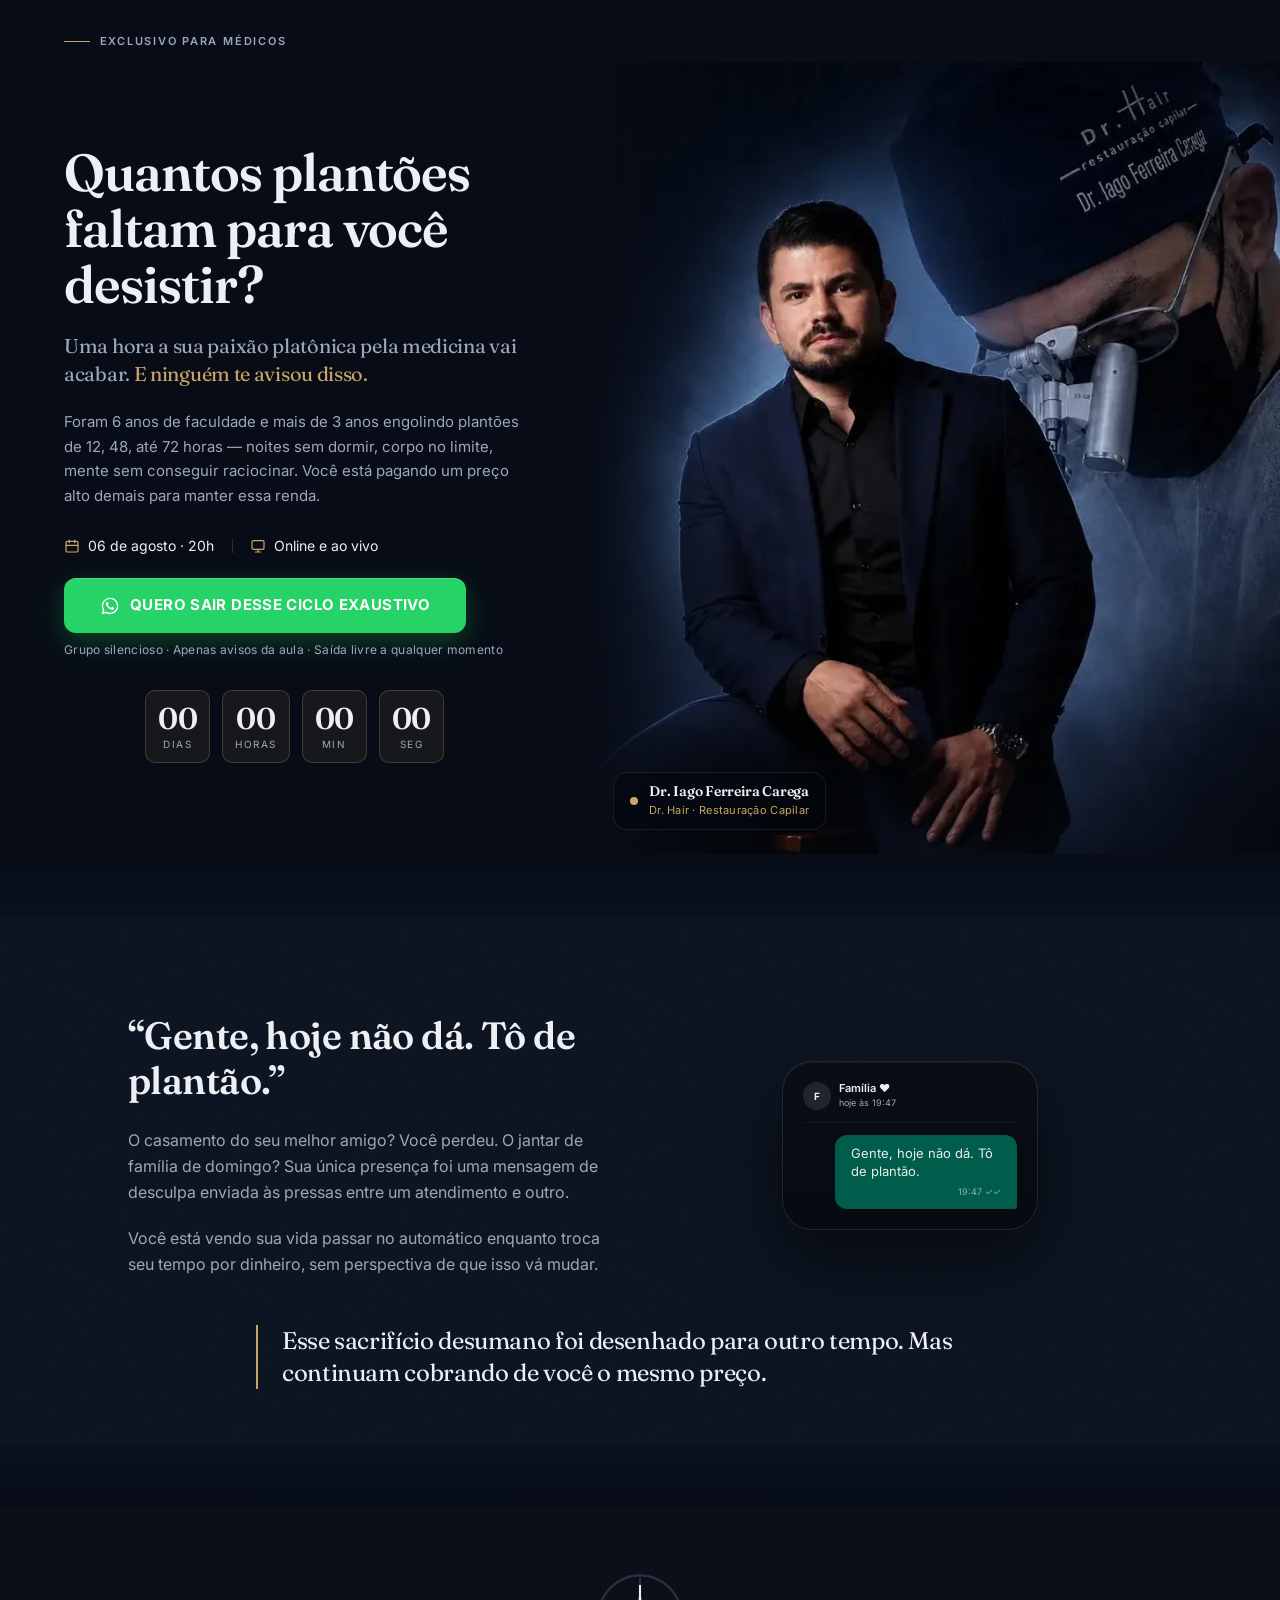
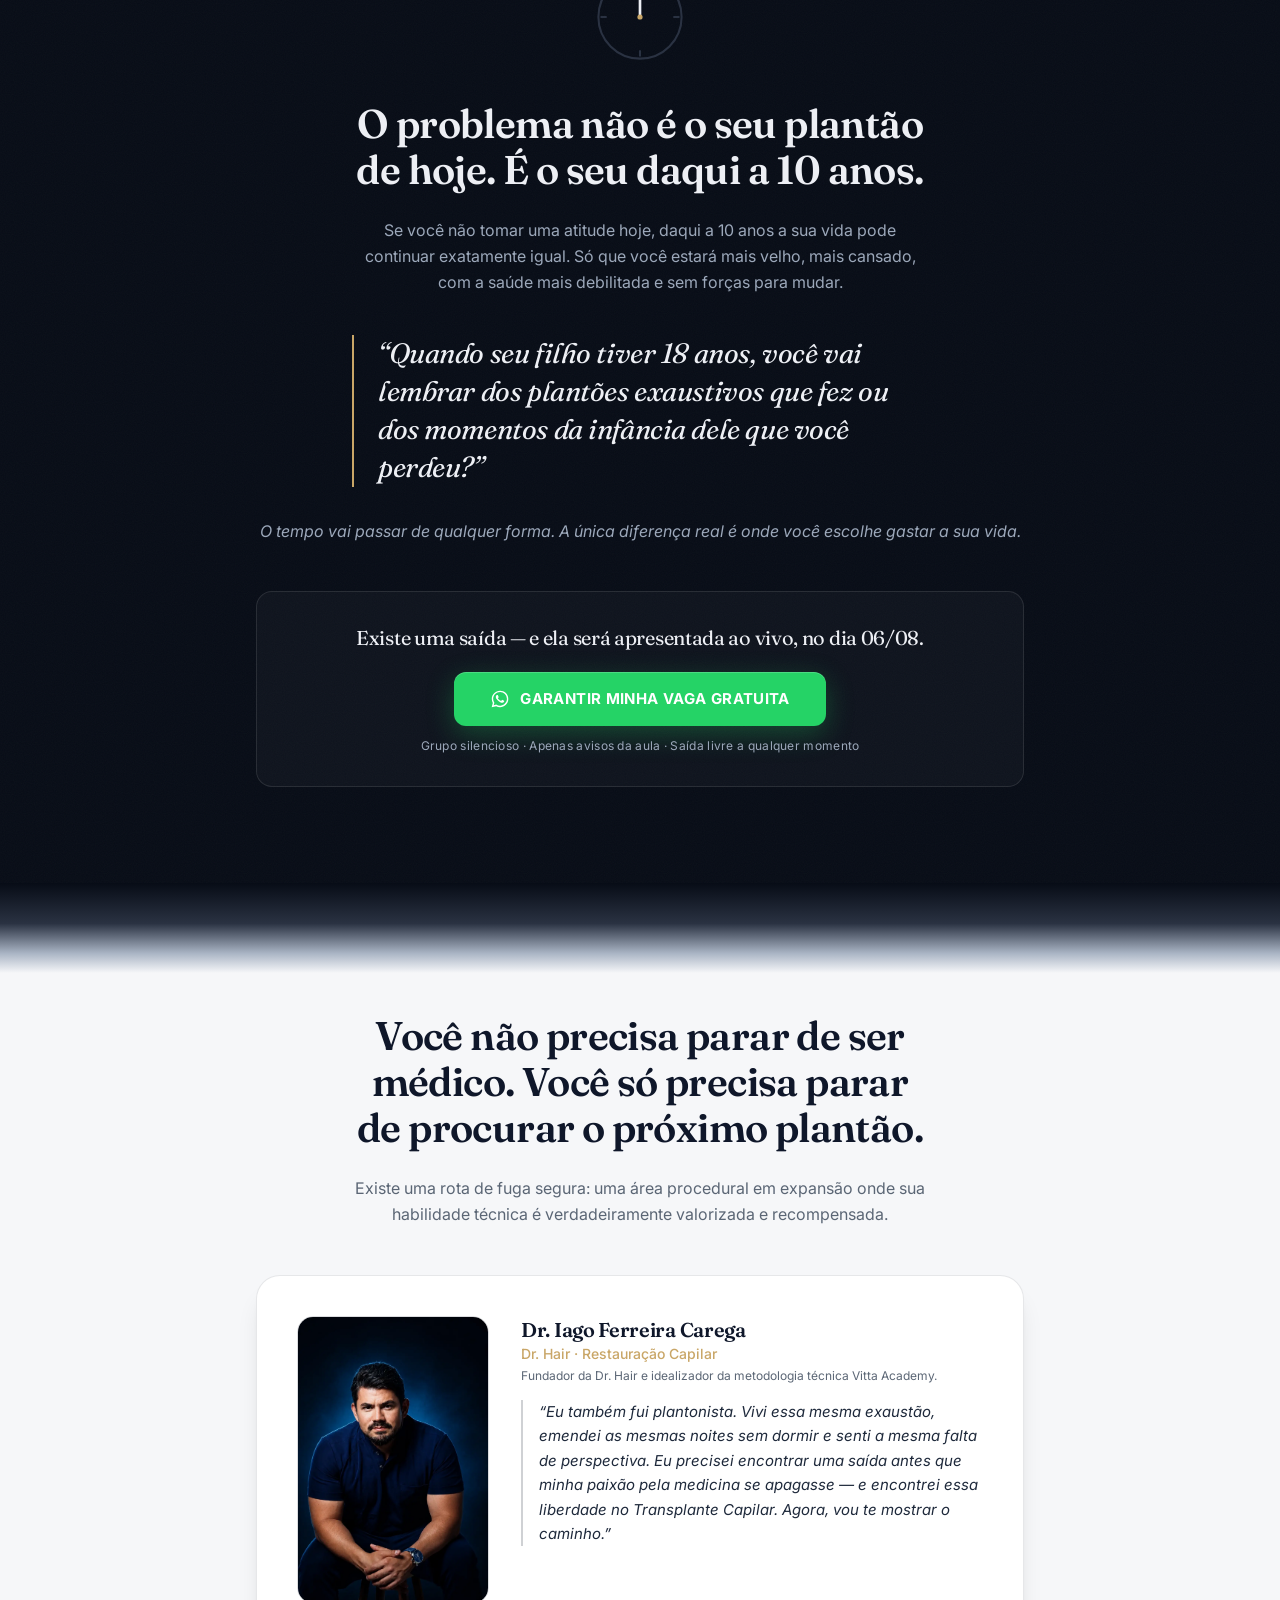
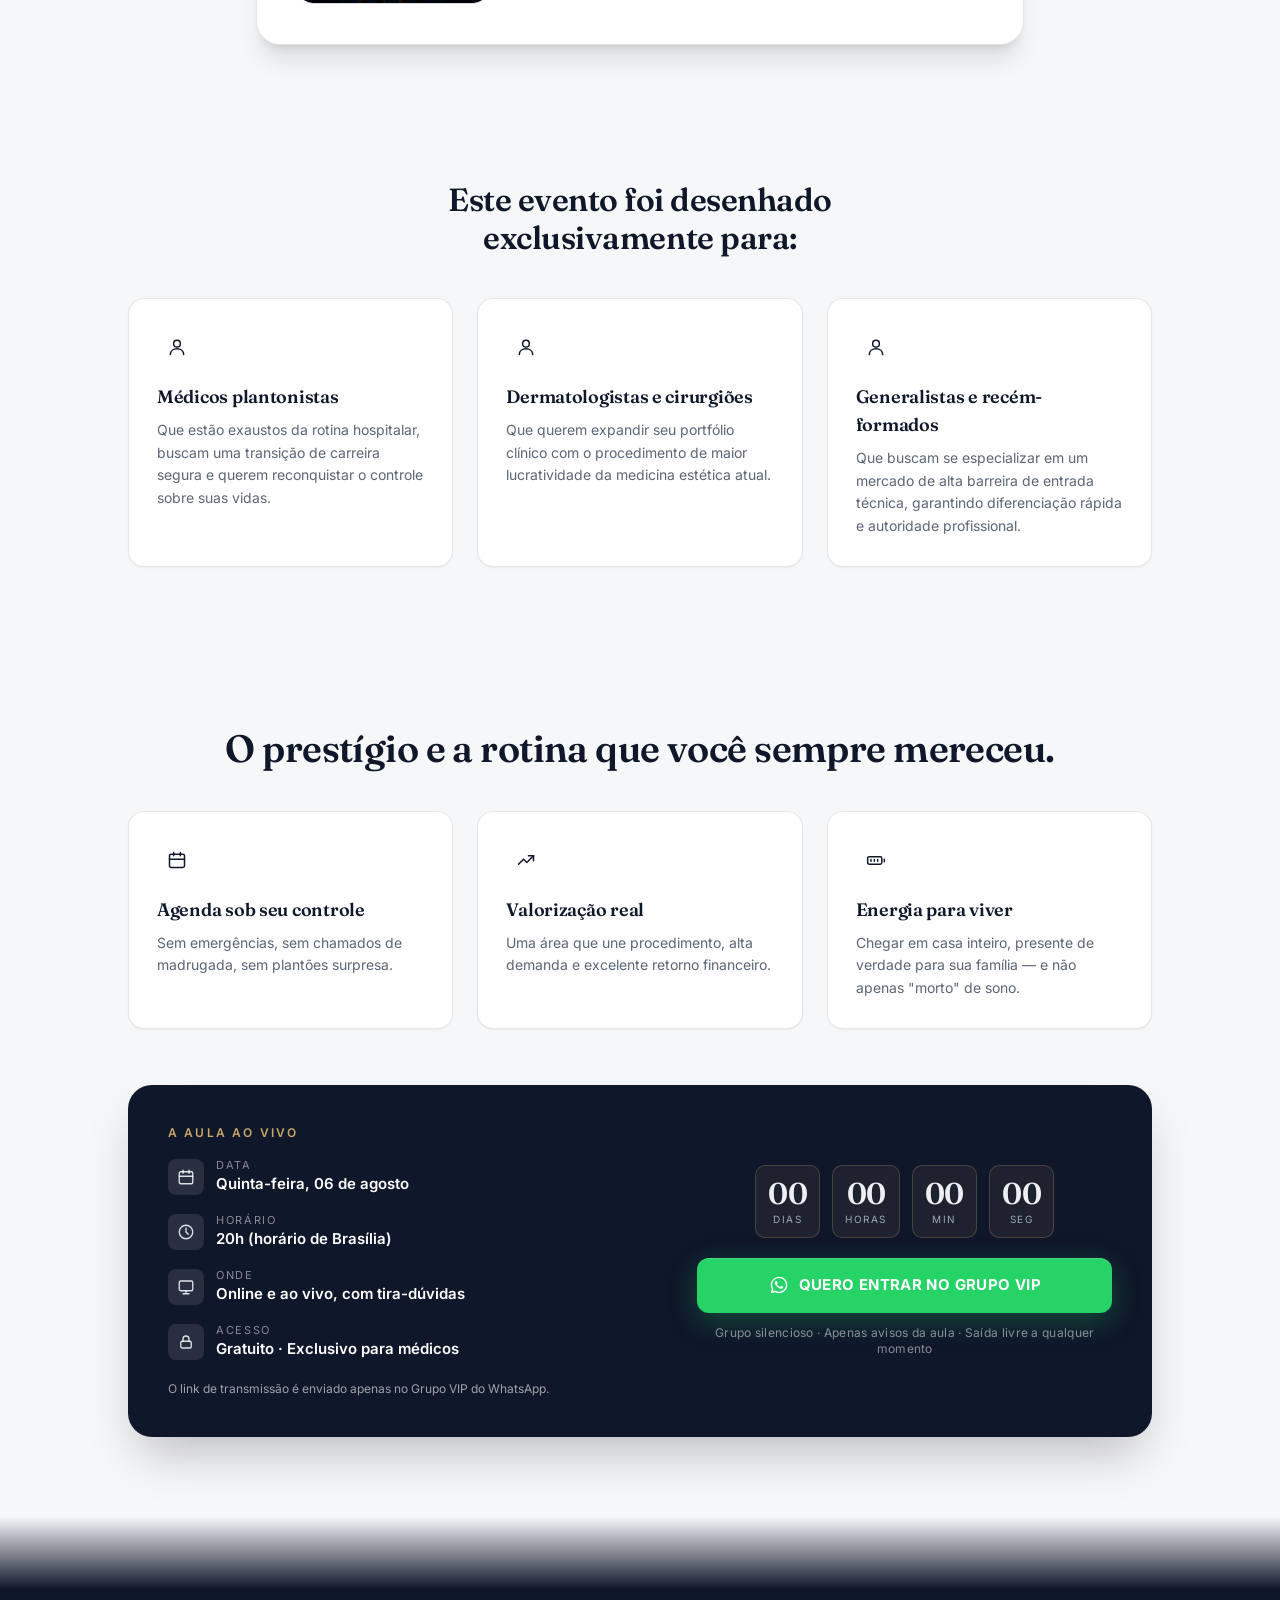
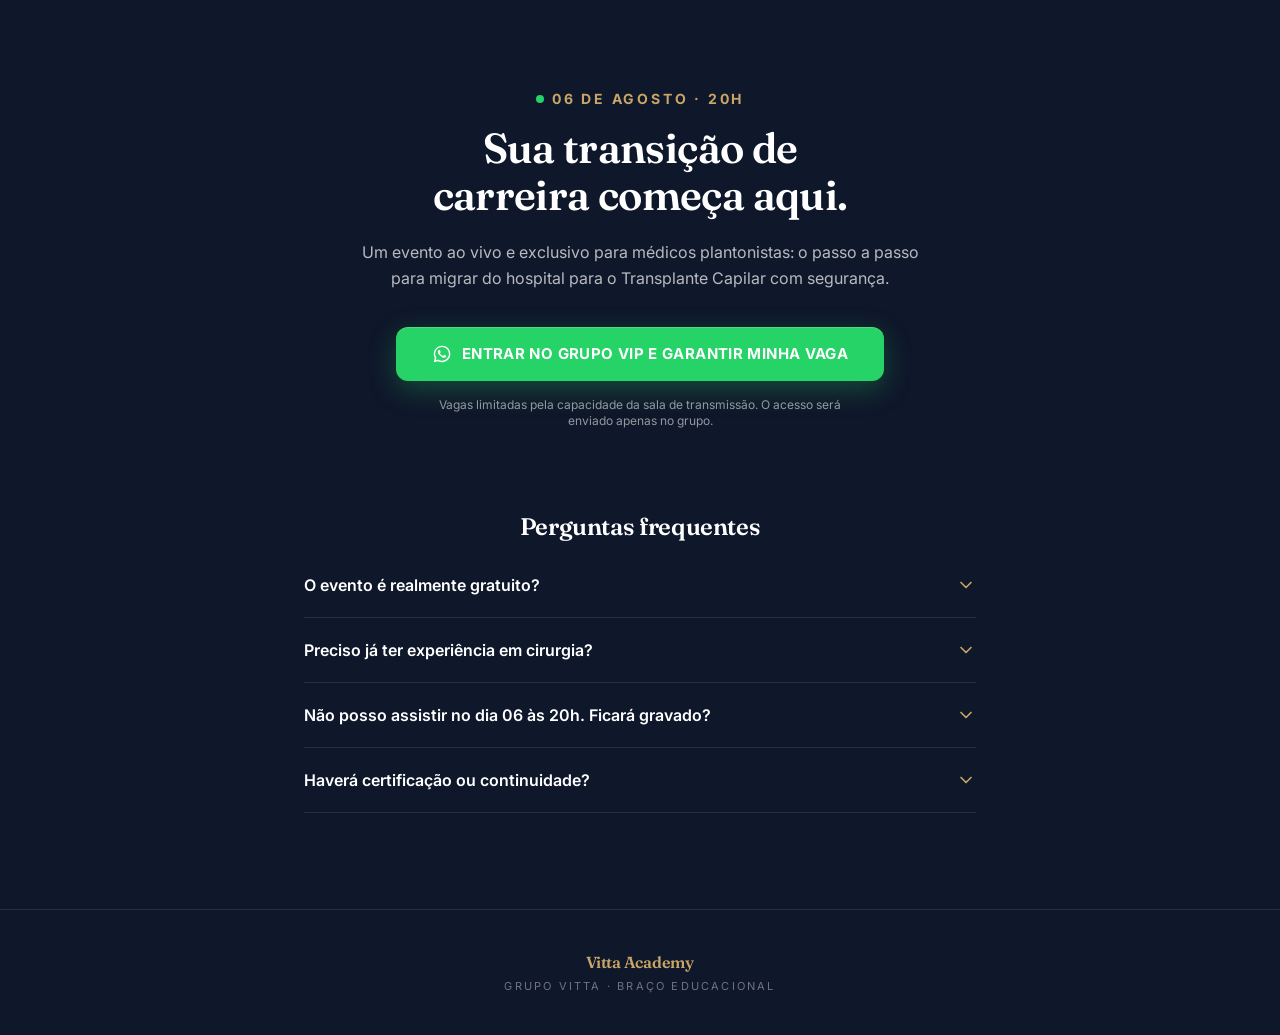
<file: index.html>
<!DOCTYPE html>
<html lang="pt-BR">
<head>
  <!-- Google Tag Manager — ADIADO de propósito (PageSpeed mobile): o dataLayer
       existe desde já (lead-form.js enfileira eventos), mas o gtm.js (que puxa
       GA4 + Meta Pixel + CAPI, ~300KB de JS) só carrega na 1ª interação ou
       ~3,5s após o load, tirando esse peso do caminho crítico. No obrigado.html
       o GTM continua imediato (página de conversão). -->
  <script>
    window.dataLayer = window.dataLayer || [];
    (function () {
      var done = false;
      var evs = ['pointerdown', 'touchstart', 'keydown', 'scroll'];
      function loadGTM() {
        if (done) return;
        done = true;
        evs.forEach(function (ev) { window.removeEventListener(ev, loadGTM); });
        window.dataLayer.push({ 'gtm.start': new Date().getTime(), event: 'gtm.js' });
        var j = document.createElement('script');
        j.async = true;
        j.src = 'https://www.googletagmanager.com/gtm.js?id=GTM-THZMQD5Z';
        document.head.appendChild(j);
      }
      evs.forEach(function (ev) {
        window.addEventListener(ev, loadGTM, { once: true, passive: true });
      });
      window.addEventListener('load', function () { setTimeout(loadGTM, 3500); });
    })();
  </script>
  <!-- End Google Tag Manager -->
  <meta charset="UTF-8" />
  <meta name="viewport" content="width=device-width, initial-scale=1.0" />

  <title>Além dos Plantões | Aula ao vivo para médicos — Vitta Academy</title>
  <meta name="description" content="Aula ao vivo e gratuita, 06 de agosto às 20h: o passo a passo para migrar dos plantões para o Transplante Capilar com segurança. Exclusivo para médicos. Com Dr. Iago Ferreira Carega, Dr. Hair." />
  <meta property="og:title" content="Além dos Plantões | Aula ao vivo para médicos — Vitta Academy" />
  <meta property="og:description" content="06 de agosto, 20h, online e gratuito: o passo a passo para migrar dos plantões para o Transplante Capilar com segurança." />
  <meta property="og:image" content="assets/og-image.svg" />
  <meta property="og:url" content="https://TODO-dominio-da-pagina.com/" />
  <meta property="og:type" content="website" />
  <meta property="og:locale" content="pt_BR" />
  <meta name="twitter:card" content="summary_large_image" />
  <meta name="twitter:title" content="Além dos Plantões | Aula ao vivo para médicos — Vitta Academy" />
  <meta name="twitter:description" content="06 de agosto, 20h, online e gratuito: a transição de carreira do plantão para o Transplante Capilar." />
  <meta name="twitter:image" content="assets/og-image.svg" />
  <link rel="icon" type="image/svg+xml" href="assets/favicon.svg" />

  <link rel="preconnect" href="https://fonts.googleapis.com" />
  <link rel="preconnect" href="https://fonts.gstatic.com" crossorigin />
  <!-- Fontes sem bloquear o render (PageSpeed): carrega async via media=print
       +onload; display=swap já está na URL e os fallbacks (Georgia/system-ui)
       seguram o texto até chegar. -->
  <link rel="preload" as="style" href="https://fonts.googleapis.com/css2?family=Fraunces:ital,opsz,wght@0,9..144,500;0,9..144,600;0,9..144,700;1,9..144,500;1,9..144,600&family=Inter:wght@400;500;600;700;800&display=swap" />
  <link href="https://fonts.googleapis.com/css2?family=Fraunces:ital,opsz,wght@0,9..144,500;0,9..144,600;0,9..144,700;1,9..144,500;1,9..144,600&family=Inter:wght@400;500;600;700;800&display=swap" rel="stylesheet" media="print" onload="this.media='all'" />
  <noscript><link href="https://fonts.googleapis.com/css2?family=Fraunces:ital,opsz,wght@0,9..144,500;0,9..144,600;0,9..144,700;1,9..144,500;1,9..144,600&family=Inter:wght@400;500;600;700;800&display=swap" rel="stylesheet" /></noscript>

  <!-- Preload da imagem LCP: o herói só é montado pelo render.js (defer), então
       sem isto o browser descobre a foto tarde demais (Lighthouse: 710ms de
       load delay). Media queries batem com o <picture> do render.js. -->
  <link rel="preload" as="image" href="assets/dr-iago-hero-mobile.webp" imagesrcset="assets/dr-iago-hero-mobile-640.webp 640w, assets/dr-iago-hero-mobile.webp 941w" imagesizes="100vw" media="(max-width: 1279px)" fetchpriority="high" />
  <link rel="preload" as="image" href="assets/dr-iago-hero.webp" media="(min-width: 1280px)" fetchpriority="high" />

  <!-- CSS crítico INLINE (gerado pelo build.mjs — NÃO editar à mão!):
       tailwind.css purgado + styles.css minificado. Editar sempre nos arquivos
       css/*.css e rodar `node build.mjs` pra regravar este bloco. Elimina as
       2 viagens de rede que bloqueavam o render (~1s no 4G lento). -->
  <!-- BUILD:CRITICAL-CSS-START -->
<style id="critical-css">*,:after,:before{--tw-border-spacing-x:0;--tw-border-spacing-y:0;--tw-translate-x:0;--tw-translate-y:0;--tw-rotate:0;--tw-skew-x:0;--tw-skew-y:0;--tw-scale-x:1;--tw-scale-y:1;--tw-pan-x: ;--tw-pan-y: ;--tw-pinch-zoom: ;--tw-scroll-snap-strictness:proximity;--tw-gradient-from-position: ;--tw-gradient-via-position: ;--tw-gradient-to-position: ;--tw-ordinal: ;--tw-slashed-zero: ;--tw-numeric-figure: ;--tw-numeric-spacing: ;--tw-numeric-fraction: ;--tw-ring-inset: ;--tw-ring-offset-width:0px;--tw-ring-offset-color:#fff;--tw-ring-color:rgba(59,130,246,.5);--tw-ring-offset-shadow:0 0 #0000;--tw-ring-shadow:0 0 #0000;--tw-shadow:0 0 #0000;--tw-shadow-colored:0 0 #0000;--tw-blur: ;--tw-brightness: ;--tw-contrast: ;--tw-grayscale: ;--tw-hue-rotate: ;--tw-invert: ;--tw-saturate: ;--tw-sepia: ;--tw-drop-shadow: ;--tw-backdrop-blur: ;--tw-backdrop-brightness: ;--tw-backdrop-contrast: ;--tw-backdrop-grayscale: ;--tw-backdrop-hue-rotate: ;--tw-backdrop-invert: ;--tw-backdrop-opacity: ;--tw-backdrop-saturate: ;--tw-backdrop-sepia: ;--tw-contain-size: ;--tw-contain-layout: ;--tw-contain-paint: ;--tw-contain-style: }::backdrop{--tw-border-spacing-x:0;--tw-border-spacing-y:0;--tw-translate-x:0;--tw-translate-y:0;--tw-rotate:0;--tw-skew-x:0;--tw-skew-y:0;--tw-scale-x:1;--tw-scale-y:1;--tw-pan-x: ;--tw-pan-y: ;--tw-pinch-zoom: ;--tw-scroll-snap-strictness:proximity;--tw-gradient-from-position: ;--tw-gradient-via-position: ;--tw-gradient-to-position: ;--tw-ordinal: ;--tw-slashed-zero: ;--tw-numeric-figure: ;--tw-numeric-spacing: ;--tw-numeric-fraction: ;--tw-ring-inset: ;--tw-ring-offset-width:0px;--tw-ring-offset-color:#fff;--tw-ring-color:rgba(59,130,246,.5);--tw-ring-offset-shadow:0 0 #0000;--tw-ring-shadow:0 0 #0000;--tw-shadow:0 0 #0000;--tw-shadow-colored:0 0 #0000;--tw-blur: ;--tw-brightness: ;--tw-contrast: ;--tw-grayscale: ;--tw-hue-rotate: ;--tw-invert: ;--tw-saturate: ;--tw-sepia: ;--tw-drop-shadow: ;--tw-backdrop-blur: ;--tw-backdrop-brightness: ;--tw-backdrop-contrast: ;--tw-backdrop-grayscale: ;--tw-backdrop-hue-rotate: ;--tw-backdrop-invert: ;--tw-backdrop-opacity: ;--tw-backdrop-saturate: ;--tw-backdrop-sepia: ;--tw-contain-size: ;--tw-contain-layout: ;--tw-contain-paint: ;--tw-contain-style: }/*! tailwindcss v3.4.19 | MIT License | https://tailwindcss.com*/*,:after,:before{box-sizing:border-box;border:0 solid #e5e7eb}:after,:before{--tw-content:""}:host,html{line-height:1.5;-webkit-text-size-adjust:100%;-moz-tab-size:4;-o-tab-size:4;tab-size:4;font-family:Inter,system-ui,sans-serif;font-feature-settings:normal;font-variation-settings:normal;-webkit-tap-highlight-color:transparent}body{margin:0;line-height:inherit}hr{height:0;color:inherit;border-top-width:1px}abbr:where([title]){-webkit-text-decoration:underline dotted;text-decoration:underline dotted}h1,h2,h3,h4,h5,h6{font-size:inherit;font-weight:inherit}a{color:inherit;text-decoration:inherit}b,strong{font-weight:bolder}code,kbd,pre,samp{font-family:ui-monospace,SFMono-Regular,Menlo,Monaco,Consolas,Liberation Mono,Courier New,monospace;font-feature-settings:normal;font-variation-settings:normal;font-size:1em}small{font-size:80%}sub,sup{font-size:75%;line-height:0;position:relative;vertical-align:baseline}sub{bottom:-.25em}sup{top:-.5em}table{text-indent:0;border-color:inherit;border-collapse:collapse}button,input,optgroup,select,textarea{font-family:inherit;font-feature-settings:inherit;font-variation-settings:inherit;font-size:100%;font-weight:inherit;line-height:inherit;letter-spacing:inherit;color:inherit;margin:0;padding:0}button,select{text-transform:none}button,input:where([type=button]),input:where([type=reset]),input:where([type=submit]){-webkit-appearance:button;background-color:transparent;background-image:none}:-moz-focusring{outline:auto}:-moz-ui-invalid{box-shadow:none}progress{vertical-align:baseline}::-webkit-inner-spin-button,::-webkit-outer-spin-button{height:auto}[type=search]{-webkit-appearance:textfield;outline-offset:-2px}::-webkit-search-decoration{-webkit-appearance:none}::-webkit-file-upload-button{-webkit-appearance:button;font:inherit}summary{display:list-item}blockquote,dd,dl,figure,h1,h2,h3,h4,h5,h6,hr,p,pre{margin:0}fieldset{margin:0}fieldset,legend{padding:0}menu,ol,ul{list-style:none;margin:0;padding:0}dialog{padding:0}textarea{resize:vertical}input::-moz-placeholder,textarea::-moz-placeholder{opacity:1;color:#9ca3af}input::placeholder,textarea::placeholder{opacity:1;color:#9ca3af}[role=button],button{cursor:pointer}:disabled{cursor:default}audio,canvas,embed,iframe,img,object,svg,video{display:block;vertical-align:middle}img,video{max-width:100%;height:auto}[hidden]:where(:not([hidden=until-found])){display:none}.pointer-events-none{pointer-events:none}.visible{visibility:visible}.static{position:static}.fixed{position:fixed}.absolute{position:absolute}.relative{position:relative}.sticky{position:sticky}.inset-x-0{left:0;right:0}.inset-y-0{top:0;bottom:0}.bottom-0{bottom:0}.left-0{left:0}.left-5{left:1.25rem}.z-10{z-index:10}.z-20{z-index:20}.mx-auto{margin-left:auto;margin-right:auto}.mb-1{margin-bottom:.25rem}.mb-10{margin-bottom:2.5rem}.mb-12{margin-bottom:3rem}.mb-14{margin-bottom:3.5rem}.mb-2{margin-bottom:.5rem}.mb-3{margin-bottom:.75rem}.mb-4{margin-bottom:1rem}.mb-5{margin-bottom:1.25rem}.mb-6{margin-bottom:1.5rem}.mb-7{margin-bottom:1.75rem}.mb-8{margin-bottom:2rem}.mb-9{margin-bottom:2.25rem}.mr-2\.5{margin-right:.625rem}.mt-0\.5{margin-top:.125rem}.mt-1{margin-top:.25rem}.mt-12{margin-top:3rem}.mt-16{margin-top:4rem}.mt-3{margin-top:.75rem}.mt-4{margin-top:1rem}.mt-5{margin-top:1.25rem}.mt-8{margin-top:2rem}.block{display:block}.inline-block{display:inline-block}.inline{display:inline}.flex{display:flex}.inline-flex{display:inline-flex}.grid{display:grid}.hidden{display:none}.aspect-\[2\/3\]{aspect-ratio:2/3}.h-10{height:2.5rem}.h-2{height:.5rem}.h-20{height:5rem}.h-5{height:1.25rem}.h-7{height:1.75rem}.h-9{height:2.25rem}.h-\[16px\]{height:16px}.h-\[18px\]{height:18px}.h-full{height:100%}.w-10{width:2.5rem}.w-2{width:.5rem}.w-5{width:1.25rem}.w-7{width:1.75rem}.w-9{width:2.25rem}.w-\[16px\]{width:16px}.w-\[18px\]{width:18px}.w-full{width:100%}.min-w-\[40px\]{min-width:40px}.max-w-2xl{max-width:42rem}.max-w-3xl{max-width:48rem}.max-w-5xl{max-width:64rem}.max-w-\[1440px\]{max-width:1440px}.max-w-\[85\%\]{max-width:85%}.max-w-lg{max-width:32rem}.max-w-md{max-width:28rem}.max-w-xl{max-width:36rem}.flex-1{flex:1 1 0%}.shrink-0{flex-shrink:0}.transform{transform:translate(var(--tw-translate-x),var(--tw-translate-y)) rotate(var(--tw-rotate)) skewX(var(--tw-skew-x)) skewY(var(--tw-skew-y)) scaleX(var(--tw-scale-x)) scaleY(var(--tw-scale-y))}.resize{resize:both}.flex-col{flex-direction:column}.items-start{align-items:flex-start}.items-center{align-items:center}.items-stretch{align-items:stretch}.justify-end{justify-content:flex-end}.justify-center{justify-content:center}.justify-between{justify-content:space-between}.gap-1{gap:.25rem}.gap-10{gap:2.5rem}.gap-2{gap:.5rem}.gap-3{gap:.75rem}.gap-4{gap:1rem}.gap-5{gap:1.25rem}.gap-7{gap:1.75rem}.gap-8{gap:2rem}.space-y-4>:not([hidden])~:not([hidden]){--tw-space-y-reverse:0;margin-top:calc(1rem*(1 - var(--tw-space-y-reverse)));margin-bottom:calc(1rem*var(--tw-space-y-reverse))}.overflow-hidden{overflow:hidden}.overflow-x-hidden{overflow-x:hidden}.text-balance{text-wrap:balance}.rounded-2xl{border-radius:1rem}.rounded-3xl{border-radius:1.5rem}.rounded-full{border-radius:9999px}.rounded-lg{border-radius:.5rem}.rounded-xl{border-radius:.75rem}.border{border-width:1px}.border-b{border-bottom-width:1px}.border-l-2{border-left-width:2px}.border-t{border-top-width:1px}.border-v4-gold{--tw-border-opacity:1;border-color:rgb(201 166 103/var(--tw-border-opacity,1))}.border-v4-navy\/10{border-color:rgba(15,23,42,.1)}.border-v4-navy\/15{border-color:rgba(15,23,42,.15)}.border-v4-navy\/20{border-color:rgba(15,23,42,.2)}.border-white\/10{border-color:hsla(0,0%,100%,.1)}.border-white\/5{border-color:hsla(0,0%,100%,.05)}.bg-v4-gold{--tw-bg-opacity:1;background-color:rgb(201 166 103/var(--tw-bg-opacity,1))}.bg-v4-green{--tw-bg-opacity:1;background-color:rgb(37 211 102/var(--tw-bg-opacity,1))}.bg-v4-ink{--tw-bg-opacity:1;background-color:rgb(7 12 22/var(--tw-bg-opacity,1))}.bg-v4-navy{--tw-bg-opacity:1;background-color:rgb(15 23 42/var(--tw-bg-opacity,1))}.bg-v4-paper{--tw-bg-opacity:1;background-color:rgb(246 247 249/var(--tw-bg-opacity,1))}.bg-v4-plum{--tw-bg-opacity:1;background-color:rgb(10 18 31/var(--tw-bg-opacity,1))}.bg-white{--tw-bg-opacity:1;background-color:rgb(255 255 255/var(--tw-bg-opacity,1))}.bg-white\/10{background-color:hsla(0,0%,100%,.1)}.bg-white\/\[0\.03\]{background-color:hsla(0,0%,100%,.03)}.bg-gradient-to-t{background-image:linear-gradient(to top,var(--tw-gradient-stops))}.from-v4-ink{--tw-gradient-from:#070c16 var(--tw-gradient-from-position);--tw-gradient-to:rgba(7,12,22,0) var(--tw-gradient-to-position);--tw-gradient-stops:var(--tw-gradient-from),var(--tw-gradient-to)}.to-transparent{--tw-gradient-to:transparent var(--tw-gradient-to-position)}.object-cover{-o-object-fit:cover;object-fit:cover}.object-top{-o-object-position:top;object-position:top}.p-5{padding:1.25rem}.p-6{padding:1.5rem}.p-7{padding:1.75rem}.px-1\.5{padding-left:.375rem;padding-right:.375rem}.px-4{padding-left:1rem;padding-right:1rem}.px-5{padding-left:1.25rem;padding-right:1.25rem}.px-6{padding-left:1.5rem;padding-right:1.5rem}.px-7{padding-left:1.75rem;padding-right:1.75rem}.py-1\.5{padding-top:.375rem;padding-bottom:.375rem}.py-10{padding-top:2.5rem;padding-bottom:2.5rem}.py-14{padding-top:3.5rem;padding-bottom:3.5rem}.py-16{padding-top:4rem;padding-bottom:4rem}.py-2\.5{padding-top:.625rem;padding-bottom:.625rem}.py-3{padding-top:.75rem;padding-bottom:.75rem}.py-4{padding-top:1rem;padding-bottom:1rem}.py-5{padding-top:1.25rem;padding-bottom:1.25rem}.py-7{padding-top:1.75rem;padding-bottom:1.75rem}.pb-10{padding-bottom:2.5rem}.pb-14{padding-bottom:3.5rem}.pb-16{padding-bottom:4rem}.pb-24{padding-bottom:6rem}.pb-3{padding-bottom:.75rem}.pb-5{padding-bottom:1.25rem}.pb-6{padding-bottom:1.5rem}.pl-4{padding-left:1rem}.pl-5{padding-left:1.25rem}.pr-2{padding-right:.5rem}.pr-8{padding-right:2rem}.pt-14{padding-top:3.5rem}.pt-16{padding-top:4rem}.pt-4{padding-top:1rem}.pt-6{padding-top:1.5rem}.text-left{text-align:left}.text-center{text-align:center}.text-right{text-align:right}.font-display{font-family:Fraunces,Georgia,serif}.font-sans{font-family:Inter,system-ui,sans-serif}.\!text-\[10px\]{font-size:10px!important}.\!text-\[14px\]{font-size:14px!important}.text-\[10px\]{font-size:10px}.text-\[11px\]{font-size:11px}.text-\[12px\]{font-size:12px}.text-\[13px\]{font-size:13px}.text-\[15px\]{font-size:15px}.text-\[16px\]{font-size:16px}.text-\[8px\]{font-size:8px}.text-\[9px\]{font-size:9px}.text-base{font-size:1rem;line-height:1.5rem}.text-lg{font-size:1.125rem;line-height:1.75rem}.text-sm{font-size:.875rem;line-height:1.25rem}.text-xl{font-size:1.25rem;line-height:1.75rem}.text-xs{font-size:.75rem;line-height:1rem}.font-bold{font-weight:700}.font-medium{font-weight:500}.font-semibold{font-weight:600}.uppercase{text-transform:uppercase}.italic{font-style:italic}.leading-\[1\.12\]{line-height:1.12}.leading-\[1\.15\]{line-height:1.15}.leading-\[1\.18\]{line-height:1.18}.leading-\[1\.2\]{line-height:1.2}.leading-\[1\.35\]{line-height:1.35}.leading-\[1\.4\]{line-height:1.4}.leading-none{line-height:1}.leading-relaxed{line-height:1.625}.leading-snug{line-height:1.375}.tracking-\[0\.15em\]{letter-spacing:.15em}.tracking-\[0\.18em\]{letter-spacing:.18em}.tracking-\[0\.1em\]{letter-spacing:.1em}.tracking-\[0\.2em\]{letter-spacing:.2em}.tracking-wide{letter-spacing:.025em}.text-v4-gold{--tw-text-opacity:1;color:rgb(201 166 103/var(--tw-text-opacity,1))}.text-v4-muted{--tw-text-opacity:1;color:rgb(156 168 186/var(--tw-text-opacity,1))}.text-v4-navy{--tw-text-opacity:1;color:rgb(15 23 42/var(--tw-text-opacity,1))}.text-v4-navy-2{--tw-text-opacity:1;color:rgb(30 41 59/var(--tw-text-opacity,1))}.text-v4-paper-muted{--tw-text-opacity:1;color:rgb(91 102 117/var(--tw-text-opacity,1))}.text-v4-text{--tw-text-opacity:1;color:rgb(237 239 244/var(--tw-text-opacity,1))}.text-white{--tw-text-opacity:1;color:rgb(255 255 255/var(--tw-text-opacity,1))}.text-white\/40{color:hsla(0,0%,100%,.4)}.text-white\/50{color:hsla(0,0%,100%,.5)}.text-white\/55{color:hsla(0,0%,100%,.55)}.text-white\/60{color:hsla(0,0%,100%,.6)}.text-white\/65{color:hsla(0,0%,100%,.65)}.text-white\/70{color:hsla(0,0%,100%,.7)}.text-white\/85{color:hsla(0,0%,100%,.85)}.antialiased{-webkit-font-smoothing:antialiased;-moz-osx-font-smoothing:grayscale}.opacity-60{opacity:.6}.shadow-2xl{--tw-shadow:0 25px 50px -12px rgba(0,0,0,.25);--tw-shadow-colored:0 25px 50px -12px var(--tw-shadow-color)}.shadow-2xl,.shadow-sm{box-shadow:var(--tw-ring-offset-shadow,0 0 #0000),var(--tw-ring-shadow,0 0 #0000),var(--tw-shadow)}.shadow-sm{--tw-shadow:0 1px 2px 0 rgba(0,0,0,.05);--tw-shadow-colored:0 1px 2px 0 var(--tw-shadow-color)}.shadow-xl{--tw-shadow:0 20px 25px -5px rgba(0,0,0,.1),0 8px 10px -6px rgba(0,0,0,.1);--tw-shadow-colored:0 20px 25px -5px var(--tw-shadow-color),0 8px 10px -6px var(--tw-shadow-color);box-shadow:var(--tw-ring-offset-shadow,0 0 #0000),var(--tw-ring-shadow,0 0 #0000),var(--tw-shadow)}.blur{--tw-blur:blur(8px)}.blur,.filter{filter:var(--tw-blur) var(--tw-brightness) var(--tw-contrast) var(--tw-grayscale) var(--tw-hue-rotate) var(--tw-invert) var(--tw-saturate) var(--tw-sepia) var(--tw-drop-shadow)}.ease-out{transition-timing-function:cubic-bezier(0,0,.2,1)}@media (min-width:640px){.sm\:block{display:block}.sm\:w-auto{width:auto}.sm\:min-w-\[64px\]{min-width:64px}.sm\:items-start{align-items:flex-start}.sm\:gap-2{gap:.5rem}.sm\:px-3{padding-left:.75rem;padding-right:.75rem}.sm\:px-8{padding-left:2rem;padding-right:2rem}.sm\:py-2\.5{padding-top:.625rem;padding-bottom:.625rem}.sm\:text-2xl{font-size:1.5rem;line-height:2rem}.sm\:text-\[17px\]{font-size:17px}.sm\:text-\[9px\]{font-size:9px}.sm\:tracking-\[0\.15em\]{letter-spacing:.15em}}@media (min-width:768px){.md\:mb-5{margin-bottom:1.25rem}.md\:mt-20{margin-top:5rem}.md\:block{display:block}.md\:hidden{display:none}.md\:grid-cols-2{grid-template-columns:repeat(2,minmax(0,1fr))}.md\:grid-cols-3{grid-template-columns:repeat(3,minmax(0,1fr))}.md\:grid-cols-\[1\.2fr_1fr\]{grid-template-columns:1.2fr 1fr}.md\:flex-row{flex-direction:row}.md\:items-start{align-items:flex-start}.md\:gap-14{gap:3.5rem}.md\:gap-3{gap:.75rem}.md\:gap-6{gap:1.5rem}.md\:gap-8{gap:2rem}.md\:p-10{padding:2.5rem}.md\:p-7{padding:1.75rem}.md\:px-10{padding-left:2.5rem;padding-right:2.5rem}.md\:px-8{padding-left:2rem;padding-right:2rem}.md\:px-9{padding-left:2.25rem;padding-right:2.25rem}.md\:py-20{padding-top:5rem;padding-bottom:5rem}.md\:py-24{padding-top:6rem;padding-bottom:6rem}.md\:py-8{padding-top:2rem;padding-bottom:2rem}.md\:pb-10{padding-bottom:2.5rem}.md\:pb-14{padding-bottom:3.5rem}.md\:pb-20{padding-bottom:5rem}.md\:pb-24{padding-bottom:6rem}.md\:pl-6{padding-left:1.5rem}.md\:pt-10{padding-top:2.5rem}.md\:pt-14{padding-top:3.5rem}.md\:pt-20{padding-top:5rem}.md\:pt-24{padding-top:6rem}.md\:pt-6{padding-top:1.5rem}.md\:text-left{text-align:left}.md\:\!text-\[11px\]{font-size:11px!important}.md\:\!text-\[15px\]{font-size:15px!important}.md\:text-2xl{font-size:1.5rem;line-height:2rem}.md\:text-3xl{font-size:1.875rem;line-height:2.25rem}.md\:text-\[10px\]{font-size:10px}.md\:text-\[15px\]{font-size:15px}.md\:text-base{font-size:1rem;line-height:1.5rem}.md\:text-sm{font-size:.875rem;line-height:1.25rem}.md\:text-xl{font-size:1.25rem;line-height:1.75rem}.md\:text-xs{font-size:.75rem;line-height:1rem}}@media (min-width:1024px){.lg\:block{display:block}.lg\:px-12{padding-left:3rem;padding-right:3rem}.lg\:pb-16{padding-bottom:4rem}.lg\:pt-8{padding-top:2rem}.lg\:text-\[20px\]{font-size:20px}}@media (min-width:1280px){.xl\:px-16{padding-left:4rem;padding-right:4rem}}
:root{--v4-ink:#070C16;--v4-ink-2:#0C1220;--v4-ink-3:#121A2C;--v4-plum:#0A121F;--v4-glow-blue:#2E3F63;--v4-text:#EDEFF4;--v4-text-muted:#9CA8BA;--v4-gold:#C9A667;--v4-gold-soft:#E4D2A8;--v4-mint:#8CE9C4;--v4-paper:#F6F7F9;--v4-navy:#0F172A;--v4-navy-2:#1E293B;--v4-paper-muted:#5B6675;--v4-green:#25D366;--v4-green-hover:#1FBF5C;--v4-danger:#E5484D;--v4-danger-soft:#F2777C}*{scroll-behavior:smooth}html.lenis,html.lenis body{height:auto}.lenis.lenis-smooth{scroll-behavior:auto !important}body{background:var(--v4-ink);font-family:"Inter",system-ui,sans-serif;-webkit-font-smoothing:antialiased}.font-display{font-family:"Fraunces",Georgia,serif;font-optical-sizing:auto;letter-spacing:-0.015em}.grain::before{content:"";position:absolute;inset:0;z-index:0;pointer-events:none;opacity:0.035;background-image:url("data:image/svg+xml,%3Csvg xmlns='http://www.w3.org/2000/svg' width='140' height='140'%3E%3Cfilter id='n'%3E%3CfeTurbulence type='fractalNoise' baseFrequency='0.9' numOctaves='2'/%3E%3C/filter%3E%3Crect width='140' height='140' filter='url(%23n)'/%3E%3C/svg%3E")}.bridge-to-plum{background:linear-gradient(180deg,var(--v4-ink) 0%,var(--v4-plum) 100%);height:40px}.bridge-to-ink{background:linear-gradient(180deg,var(--v4-plum) 0%,var(--v4-ink) 100%);height:36px}.bridge-dawn{background:linear-gradient(180deg,var(--v4-ink) 0%,#2A3242 45%,#A9B4C4 78%,var(--v4-paper) 100%);height:56px}.bridge-to-navy{background:linear-gradient(180deg,var(--v4-paper) 0%,var(--v4-navy) 100%);height:48px}@media (min-width:768px){.bridge-to-plum,.bridge-to-ink{height:64px}.bridge-dawn{height:90px}.bridge-to-navy{height:72px}}.harsh-light{position:absolute;background:radial-gradient(ellipse at center,rgba(46,63,99,0.45) 0%,rgba(46,63,99,0) 65%);pointer-events:none}.hero{position:relative;background:var(--v4-ink)}.hero-grid{display:block}@media (min-width:1280px){.hero-grid{display:grid;grid-template-columns:minmax(0,46fr) minmax(0,54fr);align-items:stretch;min-height:clamp(760px,88vh,900px)}}.hero-panel{position:relative;z-index:3;display:flex;flex-direction:column;justify-content:center}.hero-media{position:relative;z-index:1;aspect-ratio:941 / 1030;background:var(--v4-ink)}@media (min-width:700px) and (max-width:1279px){.hero-media{max-width:540px;margin-inline:auto}}@media (min-width:1280px){.hero-media{aspect-ratio:auto;height:100%;max-width:none}}.hero-media picture{display:block;width:100%;height:100%}.hero-media img{display:block;width:100%;height:100%;object-fit:cover;object-position:80% center}.hero-media::after{content:"";position:absolute;inset:0;z-index:2;pointer-events:none;background:linear-gradient(180deg,var(--v4-ink) 0%,rgba(7,12,22,0.5) 8%,rgba(7,12,22,0) 20%)}@media (min-width:1024px){.hero-media::after{background:linear-gradient(90deg,var(--v4-ink) 0%,rgba(7,12,22,0.5) 11%,rgba(7,12,22,0) 30%),linear-gradient(0deg,rgba(7,12,22,0.4) 0%,rgba(7,12,22,0) 22%)}}.hero-eyebrow{display:inline-flex;align-items:center;gap:0.6rem;font-size:11px;letter-spacing:0.16em;text-transform:uppercase;font-weight:600;color:var(--v4-text-muted)}.hero-eyebrow::before{content:"";width:26px;height:1px;background:var(--v4-gold);flex:none}.hero-meta{display:flex;flex-wrap:wrap;align-items:center;gap:0.4rem 1.1rem;color:var(--v4-text)}.hero-meta .hero-meta-item{display:inline-flex;align-items:center;gap:0.5rem;font-size:14px}.hero-meta .hero-meta-item svg{color:var(--v4-gold)}.hero-meta .hero-meta-sep{width:1px;height:14px;background:rgba(255,255,255,0.14)}.hero-nameplate{position:absolute;z-index:3;left:1.5rem;bottom:1.5rem;display:inline-flex;align-items:center;gap:0.7rem;padding:0.65rem 1rem;border-radius:0.85rem;background:rgba(5,8,15,0.55);border:1px solid rgba(255,255,255,0.08);backdrop-filter:blur(10px)}.scroll-cue-chevron{animation:scroll-cue-bounce 1.8s ease-in-out infinite}@keyframes scroll-cue-bounce{0%,100%{transform:translateY(0)}50%{transform:translateY(3px)}}html.js-anim .reveal{opacity:0;transform:translateY(22px);transition:opacity 0.4s ease,transform 0.4s ease}html.js-anim .reveal.is-visible{opacity:1;transform:translateY(0)}.no-defer{opacity:1 !important;transform:none !important}@media (prefers-reduced-motion:reduce){.reveal,html.js-anim .reveal{opacity:1;transform:none;transition:none}}.text-gold{color:var(--v4-gold)}.flicker-text{animation:flicker 7s infinite}@keyframes flicker{0%,94%,100%{opacity:1}95%{opacity:0.55}96%{opacity:1}97.5%{opacity:0.7}98.5%{opacity:1}}.count-chip{background:rgba(201,166,103,0.08);border:1px solid rgba(201,166,103,0.25);border-radius:10px}.count-num{font-variant-numeric:tabular-nums;color:var(--v4-text)}.cta-btn{background:var(--v4-green);color:#FFFFFF;box-shadow:0 8px 28px rgba(37,211,102,0.28),inset 0 1px 0 rgba(255,255,255,0.18);transition:transform 0.25s ease,box-shadow 0.25s ease,background 0.25s ease}.cta-btn:hover{background:var(--v4-green-hover);transform:translateY(-2px);box-shadow:0 12px 36px rgba(37,211,102,0.38),inset 0 1px 0 rgba(255,255,255,0.18)}.sticky-cta{position:fixed;inset-inline:0;bottom:0;z-index:60;background:rgba(11,15,23,0.92);backdrop-filter:blur(12px);border-top:1px solid rgba(201,166,103,0.25);transform:translateY(110%);transition:transform 0.35s ease}.sticky-cta.is-on{transform:translateY(0)}.phone-frame{border:1px solid rgba(255,255,255,0.10);background:linear-gradient(180deg,#0A0D14 0%,#070A10 100%);border-radius:30px;box-shadow:0 30px 70px rgba(0,0,0,0.55),inset 0 1px 0 rgba(255,255,255,0.06)}.chat-bubble-out{background:#005C4B;color:#E9EDEB;border-radius:12px 12px 3px 12px}.float-notif{animation:float-notif 3s ease-in-out infinite}@keyframes float-notif{0%,100%{transform:translateY(0)}50%{transform:translateY(-7px)}}.clock-hand{transform-origin:50% 50%}.clock-hand-min{animation:clock-spin 4s linear infinite}.clock-hand-hour{animation:clock-spin 12s linear infinite}@keyframes clock-spin{from{transform:rotate(0deg)}to{transform:rotate(360deg)}}.faq-panel-wrap{display:grid;grid-template-rows:0fr;transition:grid-template-rows 0.3s ease}.faq-panel-inner{overflow:hidden;min-height:0}[data-faq-item].is-open .faq-panel-wrap{grid-template-rows:1fr}[data-faq-item].is-open .faq-chevron{transform:rotate(180deg)}.faq-chevron{transition:transform 0.3s ease}.lead-modal-overlay{position:fixed;inset:0;z-index:100;display:grid;place-items:center;padding:16px;background:rgba(4,7,13,0.72);backdrop-filter:blur(8px);opacity:0;transition:opacity 0.2s ease-out}.lead-modal-overlay.is-open{opacity:1}.lead-modal-overlay[hidden]{display:none !important}.lead-uf-pop[hidden]{display:none !important}.lead-modal{position:relative;width:100%;max-width:440px;max-height:90dvh;overflow-y:auto;background:linear-gradient(180deg,var(--v4-ink-2) 0%,var(--v4-plum) 100%);border:1px solid rgba(201,166,103,0.28);border-radius:18px;padding:clamp(20px,5vw,28px);box-shadow:0 24px 64px rgba(0,0,0,0.55);color-scheme:dark;transform:translateY(10px);transition:transform 0.22s cubic-bezier(0.16,1,0.3,1)}.lead-modal-overlay.is-open .lead-modal{transform:translateY(0)}.lead-close{position:absolute;top:8px;right:8px;width:44px;height:44px;display:grid;place-items:center;font-size:26px;line-height:1;color:var(--v4-text-muted);border-radius:10px}.lead-close:hover{color:var(--v4-text);background:rgba(255,255,255,0.06)}.lead-heading{font-family:"Fraunces",Georgia,serif;font-weight:600;font-size:clamp(18px,4.8vw,22px);line-height:1.35;color:var(--v4-text);margin:4px 44px 20px 0}.lead-field + .lead-field{margin-top:14px}.lead-label{display:block;font-size:11px;font-weight:600;letter-spacing:0.12em;text-transform:uppercase;color:var(--v4-gold);margin-bottom:6px}.lead-label span{color:var(--v4-gold-soft)}.lead-input{width:100%;background:rgba(255,255,255,0.04);border:1px solid rgba(255,255,255,0.12);border-radius:10px;padding:12px 14px;font-size:16px;color:var(--v4-text)}.lead-input::placeholder{color:rgba(156,168,186,0.75)}.lead-input:focus{outline:none;border-color:var(--v4-gold);box-shadow:0 0 0 3px rgba(201,166,103,0.18)}.lead-input[aria-invalid="true"]{border-color:var(--v4-danger)}.lead-input:-webkit-autofill{-webkit-box-shadow:inset 0 0 0 1000px #101827;-webkit-text-fill-color:var(--v4-text)}.lead-uf-field{position:relative}.lead-uf-trigger{display:flex;align-items:center;justify-content:space-between;gap:8px;cursor:pointer;text-align:left;font-family:inherit}.lead-uf-value{color:var(--v4-text)}.lead-uf-value[data-empty="true"]{color:rgba(156,168,186,0.75)}.lead-uf-caret{flex:none;color:var(--v4-text-muted);transition:transform 0.18s cubic-bezier(0.16,1,0.3,1)}.lead-uf-trigger[aria-expanded="true"] .lead-uf-caret{transform:rotate(180deg)}.lead-uf-pop{position:absolute;z-index:2;margin:0;padding:6px;list-style:none;max-height:240px;overflow-y:auto;background:var(--v4-ink-2);border:1px solid rgba(201,166,103,0.28);border-radius:12px;box-shadow:0 18px 44px rgba(0,0,0,0.55);-webkit-overflow-scrolling:touch;overscroll-behavior:contain;touch-action:pan-y}.lead-uf-opt{padding:10px 12px;border-radius:8px;font-size:15px;line-height:1.2;color:var(--v4-text);cursor:pointer}.lead-uf-opt.is-active{background:rgba(201,166,103,0.16)}.lead-uf-opt[aria-selected="true"]{color:var(--v4-gold);font-weight:600}@media (hover:hover){.lead-uf-opt:hover{background:rgba(255,255,255,0.06)}}.lead-crm-row{display:grid;grid-template-columns:1fr 104px;gap:12px}.lead-error{font-size:12px;color:var(--v4-danger-soft);margin-top:6px}.lead-privacy{font-size:11px;color:var(--v4-text-muted);text-align:center;margin-top:12px}.lead-hp{position:absolute;left:-9999px;width:1px;height:1px;opacity:0;pointer-events:none}.lead-submit{width:100%;margin-top:20px;padding:16px 24px;border-radius:12px;font-family:"Inter",system-ui,sans-serif;font-weight:700;font-size:14px;letter-spacing:0.02em;text-transform:uppercase}.lead-submit:disabled{opacity:0.7;cursor:wait}html.modal-open,.modal-open body{overflow:hidden}.spinner{width:28px;height:28px;border:3px solid rgba(201,166,103,0.25);border-top-color:var(--v4-gold);border-radius:50%;animation:spinner-turn 0.8s linear infinite}@keyframes spinner-turn{to{transform:rotate(360deg)}}@media (prefers-reduced-motion:reduce){.flicker-text,.float-notif,.clock-hand-min,.clock-hand-hour,.scroll-cue-chevron{animation:none}.faq-panel-wrap,.sticky-cta,.cta-btn,.lead-uf-caret{transition:none}.lead-modal-overlay,.lead-modal{transition:none;transform:none}.spinner{display:none}}::selection{background:var(--v4-gold);color:var(--v4-ink)}</style>
<!-- BUILD:CRITICAL-CSS-END -->
</head>
<body class="bg-v4-ink text-v4-text font-sans antialiased overflow-x-hidden">
  <!-- Google Tag Manager (noscript) -->
  <noscript><iframe src="https://www.googletagmanager.com/ns.html?id=GTM-THZMQD5Z"
  height="0" width="0" style="display:none;visibility:hidden"></iframe></noscript>
  <!-- End Google Tag Manager (noscript) -->
  <noscript>
    <div style="padding:2rem;color:#EDEFF4;background:#0B0F17;font-family:sans-serif;">
      Ative o JavaScript para ver a página da Vitta Academy — aula ao vivo em 06/08 às 20h,
      gratuita e exclusiva para médicos. Inscrição pelo grupo VIP no WhatsApp.
    </div>
  </noscript>

  <!-- Herói ESTÁTICO pré-renderizado (gerado pelo build.mjs a partir de
       partials/hero-static.html — NÃO editar à mão!): o LCP pinta sem esperar
       o JS. O render.js sobrescreve #root inteiro ao rodar (markup idêntico,
       sem flash). Se a copy do herói mudar em content.js: abrir a página
       local, copiar document.querySelector('header').outerHTML pra dentro de
       partials/hero-static.html e rodar `node build.mjs`. -->
  <div id="root"><!-- BUILD:HERO-STATIC-START -->
<header class="hero bg-v4-ink" aria-label="Além dos Plantões — aula ao vivo para médicos">

      <!-- Faixa de topo: só no desktop/tablet. No mobile o selo vira parte da foto (ver abaixo). -->
      <div class="no-defer hidden md:block relative z-20 px-5 sm:px-8 lg:px-12 xl:px-16 pt-4 pb-3 md:pt-6">
        <p class="hero-eyebrow !text-[10px] md:!text-[11px]">Exclusivo para médicos</p>
      </div>

      <!-- FOTO MOBILE — altura em clamp(vh): encolhe suavemente em telas curtas
           (barra de navegador real come espaço) sem quebrar em telas altas. -->
      <div class="md:hidden relative w-full overflow-hidden" style="height:clamp(180px,40vh,340px);">
        <picture>
          <source srcset="assets/dr-iago-hero-mobile-640.webp 640w, assets/dr-iago-hero-mobile.webp 941w" sizes="100vw" type="image/webp">
          <img src="assets/dr-iago-hero-mobile.jpg" fetchpriority="high" decoding="async" class="w-full h-full object-cover" style="object-position:center 78%;" alt="Dr. Iago Ferreira Carega, especialista em restauração capilar">
        </picture>
        <!-- Sombra só na faixa final (blend com o painel) — não cobre mais o rosto -->
        <div class="absolute inset-x-0 bottom-0 h-20 bg-gradient-to-t from-v4-ink to-transparent pointer-events-none"></div>

        <!-- Selo "Exclusivo para médicos" sobreposto no topo da própria foto -->
        <p class="no-defer hero-eyebrow !text-[10px] absolute left-5 z-10" style="top:clamp(10px,2vh,20px);">Exclusivo para médicos</p>

        <!-- Headline ocupa a faixa vazia à esquerda da foto (sem invadir o rosto), letra maior -->
        <h1 class="no-defer absolute inset-y-0 left-0 z-10 flex items-center
          font-display font-bold text-v4-text pl-5 pr-2" style="font-size:clamp(22px,7.2vw,32px);line-height:1.08;letter-spacing:-0.015em;max-width:48%;text-shadow:0 2px 14px rgba(0,0,0,.65);">
          Quantos plantões<br>faltam para você<br>desistir?
        </h1>
      </div>

      <div class="hero-grid max-w-[1440px] mx-auto relative">

        <!-- PAINEL DE TEXTO — no mobile o h1 já está sobre a foto, então o
             painel só respira normalmente a partir daqui (sem overlap). Espaços
             em clamp(vh) para comprimir suavemente em telas curtas. -->
        <div class="hero-panel px-5 sm:px-8 lg:px-12 xl:px-16 md:pt-6 md:pb-10 lg:pt-8 lg:pb-16 relative z-20" style="padding-top:clamp(10px,3vh,28px);padding-bottom:clamp(16px,4vh,40px);">
          <h1 class="no-defer hidden md:block font-display font-semibold text-v4-text mb-3 md:mb-5" style="font-size:clamp(26px,7vw,52px);line-height:1.08;letter-spacing:-0.02em;">
            Quantos plantões<br>faltam para você<br>desistir?
          </h1>

          <p class="no-defer font-display text-[16px] sm:text-[17px] lg:text-[20px] leading-[1.4] text-v4-muted max-w-lg" style="margin-bottom:clamp(8px,2.5vh,24px);">
            Uma hora a sua paixão platônica pela medicina vai acabar. <span class="text-gold">E ninguém te avisou disso.</span>
          </p>

          <p class="no-defer hidden lg:block text-v4-muted text-[15px] leading-relaxed mb-7 max-w-lg">Foram 6 anos de faculdade e mais de 3 anos engolindo plantões de 12, 48, até 72 horas — noites sem dormir, corpo no limite, mente sem conseguir raciocinar. Você está pagando um preço alto demais para manter essa renda.</p>

          <div class="no-defer hero-meta" style="margin-bottom:clamp(8px,2.5vh,24px);">
            <span class="hero-meta-item"><span class="w-[16px] h-[16px] inline-block" aria-hidden="true"><svg viewBox="0 0 24 24" fill="none" stroke="currentColor" stroke-width="1.8" stroke-linecap="round" stroke-linejoin="round"><rect x="3" y="5" width="18" height="16" rx="2"></rect><path d="M16 3v4M8 3v4M3 11h18"></path></svg></span><span class="text-[13px] md:text-sm">06 de agosto · 20h</span></span>
            <span class="hero-meta-sep hidden sm:block"></span>
            <span class="hero-meta-item"><span class="w-[16px] h-[16px] inline-block" aria-hidden="true"><svg viewBox="0 0 24 24" fill="none" stroke="currentColor" stroke-width="1.8" stroke-linecap="round" stroke-linejoin="round"><rect x="3" y="4" width="18" height="13" rx="2"></rect><path d="M8 21h8M12 17v4"></path></svg></span><span class="text-[13px] md:text-sm">Online e ao vivo</span></span>
          </div>

          <!-- Countdown mobile: compacto, ID próprio (o JS varre [data-countdown]) -->
          <div class="no-defer md:hidden" style="margin-bottom:clamp(8px,2.5vh,24px);"><div class="flex items-center justify-center gap-1 sm:gap-2 md:gap-3" data-countdown="cd-hero-mob">
      <div class="count-chip flex flex-col items-center min-w-[40px] sm:min-w-[64px] px-1.5 sm:px-3 py-1.5">
        <span id="cd-hero-mob-d" class="count-num font-display font-semibold text-lg">19</span>
        <span class="text-[8px] sm:text-[9px] md:text-[10px] uppercase tracking-[0.1em] sm:tracking-[0.15em] text-v4-muted">dias</span>
      </div>
      <div class="count-chip flex flex-col items-center min-w-[40px] sm:min-w-[64px] px-1.5 sm:px-3 py-1.5">
        <span id="cd-hero-mob-h" class="count-num font-display font-semibold text-lg">00</span>
        <span class="text-[8px] sm:text-[9px] md:text-[10px] uppercase tracking-[0.1em] sm:tracking-[0.15em] text-v4-muted">horas</span>
      </div>
      <div class="count-chip flex flex-col items-center min-w-[40px] sm:min-w-[64px] px-1.5 sm:px-3 py-1.5">
        <span id="cd-hero-mob-m" class="count-num font-display font-semibold text-lg">10</span>
        <span class="text-[8px] sm:text-[9px] md:text-[10px] uppercase tracking-[0.1em] sm:tracking-[0.15em] text-v4-muted">min</span>
      </div>
      <div class="count-chip flex flex-col items-center min-w-[40px] sm:min-w-[64px] px-1.5 sm:px-3 py-1.5">
        <span id="cd-hero-mob-s" class="count-num font-display font-semibold text-lg">48</span>
        <span class="text-[8px] sm:text-[9px] md:text-[10px] uppercase tracking-[0.1em] sm:tracking-[0.15em] text-v4-muted">seg</span>
      </div></div></div>

          <div class="no-defer flex flex-col items-stretch sm:items-start">

    <a href="https://chat.whatsapp.com/F68R10dSGMe59K0V8mgIkS" target="_blank" rel="noopener noreferrer" style="padding-top:clamp(10px,1.8vh,16px);padding-bottom:clamp(10px,1.8vh,16px);" class="cta-btn group inline-flex items-center justify-center px-7  md:px-9 rounded-xl font-sans font-bold text-[13px] md:text-[15px] tracking-wide uppercase w-full sm:w-auto !text-[14px] md:!text-[15px]">
      <svg class="w-5 h-5 mr-2.5 shrink-0" viewBox="0 0 24 24" fill="currentColor" aria-hidden="true"><path d="M12.04 2C6.58 2 2.13 6.45 2.13 11.91c0 1.75.46 3.39 1.26 4.81L2 22l5.41-1.42a9.87 9.87 0 004.63 1.18h.01c5.46 0 9.9-4.45 9.9-9.9 0-2.65-1.03-5.13-2.9-7-1.87-1.87-4.35-2.86-6.99-2.86zm0 18.02h-.01a8.2 8.2 0 01-4.18-1.14l-.3-.18-3.11.82.83-3.03-.2-.31a8.2 8.2 0 01-1.26-4.35c0-4.54 3.7-8.24 8.25-8.24 2.2 0 4.27.86 5.83 2.42a8.18 8.18 0 012.42 5.83c0 4.55-3.7 8.18-8.27 8.18zm4.52-6.16c-.25-.12-1.47-.72-1.7-.81-.23-.08-.39-.12-.56.13-.17.25-.64.81-.78.97-.14.17-.29.19-.53.06-.25-.12-1.05-.39-2-1.23-.74-.66-1.24-1.47-1.39-1.72-.14-.25-.02-.38.11-.51.11-.11.25-.29.37-.43.12-.14.16-.25.25-.41.08-.17.04-.31-.02-.43-.06-.12-.56-1.36-.77-1.86-.2-.48-.41-.42-.56-.43h-.48c-.17 0-.43.06-.66.31-.23.25-.86.85-.86 2.07 0 1.22.89 2.4 1.01 2.56.12.17 1.75 2.67 4.24 3.74.59.26 1.05.41 1.41.52.59.19 1.13.16 1.56.1.48-.07 1.47-.6 1.67-1.18.21-.58.21-1.07.15-1.18-.06-.1-.23-.17-.48-.29z"></path></svg>QUERO SAIR DESSE CICLO EXAUSTIVO
    </a>

            <p class="text-[11px] md:text-xs text-v4-muted tracking-wide " style="margin-top:clamp(6px,1vh,12px);">Grupo silencioso · Apenas avisos da aula · Saída livre a qualquer momento</p>
          </div>

          <div class="no-defer mt-8 hidden md:block"><div class="flex items-center justify-center gap-1 sm:gap-2 md:gap-3" data-countdown="cd-hero-desk">
      <div class="count-chip flex flex-col items-center min-w-[40px] sm:min-w-[64px] px-1.5 sm:px-3 py-1.5 sm:py-2.5">
        <span id="cd-hero-desk-d" class="count-num font-display font-semibold text-base sm:text-2xl md:text-3xl">19</span>
        <span class="text-[8px] sm:text-[9px] md:text-[10px] uppercase tracking-[0.1em] sm:tracking-[0.15em] text-v4-muted">dias</span>
      </div>
      <div class="count-chip flex flex-col items-center min-w-[40px] sm:min-w-[64px] px-1.5 sm:px-3 py-1.5 sm:py-2.5">
        <span id="cd-hero-desk-h" class="count-num font-display font-semibold text-base sm:text-2xl md:text-3xl">00</span>
        <span class="text-[8px] sm:text-[9px] md:text-[10px] uppercase tracking-[0.1em] sm:tracking-[0.15em] text-v4-muted">horas</span>
      </div>
      <div class="count-chip flex flex-col items-center min-w-[40px] sm:min-w-[64px] px-1.5 sm:px-3 py-1.5 sm:py-2.5">
        <span id="cd-hero-desk-m" class="count-num font-display font-semibold text-base sm:text-2xl md:text-3xl">10</span>
        <span class="text-[8px] sm:text-[9px] md:text-[10px] uppercase tracking-[0.1em] sm:tracking-[0.15em] text-v4-muted">min</span>
      </div>
      <div class="count-chip flex flex-col items-center min-w-[40px] sm:min-w-[64px] px-1.5 sm:px-3 py-1.5 sm:py-2.5">
        <span id="cd-hero-desk-s" class="count-num font-display font-semibold text-base sm:text-2xl md:text-3xl">48</span>
        <span class="text-[8px] sm:text-[9px] md:text-[10px] uppercase tracking-[0.1em] sm:tracking-[0.15em] text-v4-muted">seg</span>
      </div></div></div>
        </div>

        <!-- FOTO (tablet/desktop) -->
        <div class="hero-media hidden md:block">
          <picture>
            <source media="(max-width: 1279px)" srcset="assets/dr-iago-hero-mobile.webp" type="image/webp">
            <source media="(max-width: 1279px)" srcset="assets/dr-iago-hero-mobile.jpg" type="image/jpeg">
            <source srcset="assets/dr-iago-hero.webp" type="image/webp">
            <img src="assets/dr-iago-hero.jpg" width="950" height="900" fetchpriority="high" decoding="async" alt="Dr. Iago Ferreira Carega, especialista em restauração capilar, retratado no consultório e em cirurgia de transplante capilar">
          </picture>
          <div class="no-defer hero-nameplate">
            <span class="w-2 h-2 rounded-full bg-v4-gold shrink-0"></span>
            <div>
              <p class="font-display font-semibold text-v4-text text-sm leading-none">Dr. Iago Ferreira Carega</p>
              <p class="text-[11px] text-v4-gold mt-1 tracking-wide">Dr. Hair · Restauração Capilar</p>
            </div>
          </div>
        </div>
      </div>
    </header>
<!-- BUILD:HERO-STATIC-END --></div>

  <!-- Scripts clássicos (não type="module") de propósito: funcionam pelo
       servidor e abrindo o index.html direto (file://). Vendor local, sem CDN.
       ORDEM IMPORTA (defer executa em ordem): content+render primeiro pra
       pintar a página (LCP) antes das libs de animação; animations.js por
       último acha o DOM pronto. render.js não usa GSAP (verificado). -->
  <script src="content/content.js" defer></script>
  <script src="js/render.js" defer></script>
  <script src="js/lead-form.js" defer></script>
  <script src="js/vendor/gsap.min.js" defer></script>
  <script src="js/vendor/ScrollTrigger.min.js" defer></script>
  <script src="js/vendor/lenis.min.js" defer></script>
  <script src="js/animations.js" defer></script>
</body>
</html>
</file>
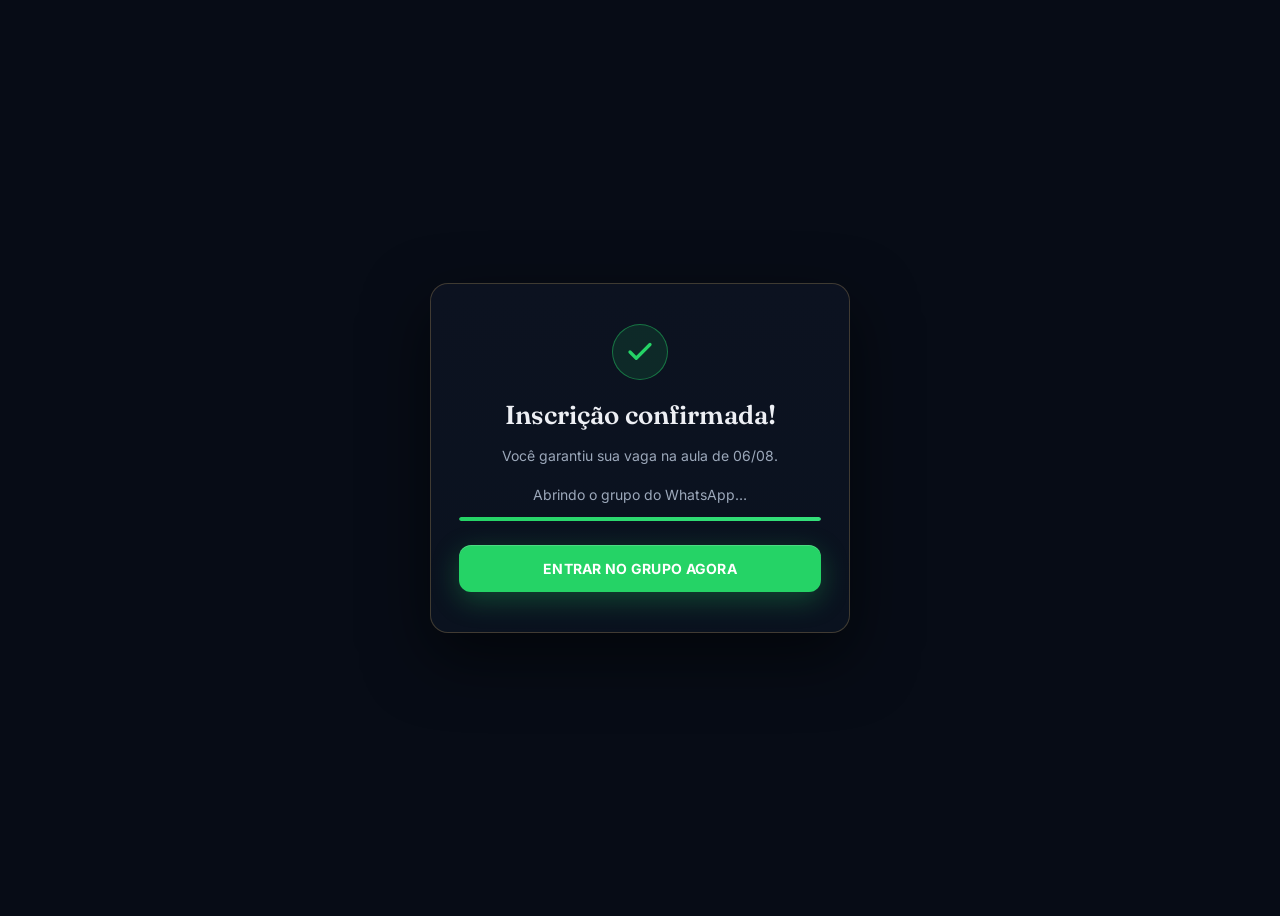
<file: obrigado.html>
<!DOCTYPE html>
<html lang="pt-BR">
<head>
  <!-- Google Tag Manager -->
  <script>(function(w,d,s,l,i){w[l]=w[l]||[];w[l].push({'gtm.start':
  new Date().getTime(),event:'gtm.js'});var f=d.getElementsByTagName(s)[0],
  j=d.createElement(s),dl=l!='dataLayer'?'&l='+l:'';j.async=true;j.src=
  'https://www.googletagmanager.com/gtm.js?id='+i+dl;f.parentNode.insertBefore(j,f);
  })(window,document,'script','dataLayer','GTM-THZMQD5Z');</script>
  <!-- End Google Tag Manager -->
  <meta charset="UTF-8" />
  <meta name="viewport" content="width=device-width, initial-scale=1.0" />
  <meta name="robots" content="noindex" />

  <title>Inscrição confirmada | Vitta Academy</title>
  <link rel="icon" type="image/svg+xml" href="assets/favicon.svg" />

  <link rel="preconnect" href="https://fonts.googleapis.com" />
  <link rel="preconnect" href="https://fonts.gstatic.com" crossorigin />
  <link href="https://fonts.googleapis.com/css2?family=Fraunces:ital,opsz,wght@0,9..144,500;0,9..144,600;0,9..144,700&family=Inter:wght@400;500;600;700&display=swap" rel="stylesheet" />

  <link rel="stylesheet" href="css/styles.css" />
  <style>
    /* Página mínima: sem Tailwind CDN aqui de propósito — carrega mais rápido
       e o usuário fica ~4s antes do redirect pro grupo. Como não tem o preflight
       do Tailwind, precisamos do reset de box-sizing na mão, senão o botão
       (width:100% + padding) estoura pra fora do card. */
    *, *::before, *::after { box-sizing: border-box; }
    .ob-wrap {
      min-height: 100dvh;
      display: grid;
      place-items: center;
      padding: 24px;
    }
    .ob-card {
      width: 100%;
      max-width: 420px;
      text-align: center;
      background: linear-gradient(180deg, var(--v4-ink-2) 0%, var(--v4-plum) 100%);
      border: 1px solid rgba(201, 166, 103, 0.28);
      border-radius: 18px;
      padding: 40px 28px;
      box-shadow: 0 24px 64px rgba(0, 0, 0, 0.55);
    }
    .ob-check {
      position: relative;
      width: 56px;
      height: 56px;
      margin: 0 auto 20px;
      border-radius: 50%;
      display: grid;
      place-items: center;
      background: rgba(37, 211, 102, 0.12);
      border: 1.5px solid rgba(37, 211, 102, 0.45);
      color: var(--v4-green);
    }
    .ob-headline {
      font-family: "Fraunces", Georgia, serif;
      font-weight: 600;
      font-size: 26px;
      line-height: 1.2;
      color: var(--v4-text);
      margin-bottom: 14px;
    }
    .ob-loading-row {
      display: flex;
      align-items: center;
      justify-content: center;
      gap: 8px;
      color: var(--v4-text-muted);
      font-size: 14px;
      margin-bottom: 14px;
    }
    .ob-subline {
      font-size: 14px;
      line-height: 1.5;
      color: var(--v4-text-muted);
      margin: 0 auto 20px;
      max-width: 34ch;
    }
    .ob-manual {
      display: inline-flex;
      align-items: center;
      justify-content: center;
      width: 100%;
      padding: 15px 24px;
      border-radius: 12px;
      font-weight: 700;
      font-size: 14px;
      letter-spacing: 0.02em;
      text-transform: uppercase;
      text-decoration: none;
    }

    /* ==================== Motion da confirmação ====================
       Momento raro (o usuário vê 1x após enviar) → um beat de sucesso
       caprichado (lentes Jakub polish + Jhey delight), mas honesto: o
       spinner em loop virou barra determinística que conta os ~4s até o
       redirect (Emil: motion com propósito). Nada em loop. Só transform/
       opacity/filter (+ stroke-dashoffset no desenho do check). Tudo
       desligado em prefers-reduced-motion. */
    :root { --ob-ease: cubic-bezier(0.16, 1, 0.3, 1); }

    /* card materializa: fade + rise + blur */
    .ob-card { animation: ob-card-in 0.55s var(--ob-ease) both; }
    @keyframes ob-card-in {
      from { opacity: 0; transform: translateY(12px) scale(0.985); filter: blur(6px); }
      to   { opacity: 1; transform: none; filter: blur(0); }
    }

    /* check: círculo entra sutil (0.85→1, sem bounce) */
    .ob-check { animation: ob-check-in 0.5s var(--ob-ease) 0.15s both; }
    @keyframes ob-check-in {
      from { opacity: 0; transform: scale(0.85); }
      to   { opacity: 1; transform: scale(1); }
    }
    /* anel de sucesso: expande e some UMA vez (delight, não loop) */
    .ob-check-ring {
      position: absolute;
      inset: -5px;
      border-radius: 50%;
      border: 2px solid var(--v4-green);
      opacity: 0;
      animation: ob-ring 0.7s ease-out 0.3s 1 both;
    }
    @keyframes ob-ring {
      from { opacity: 0.55; transform: scale(0.85); }
      to   { opacity: 0; transform: scale(1.7); }
    }
    /* check se desenha (stroke draw) */
    .ob-check-path {
      stroke-dasharray: 26;
      stroke-dashoffset: 26;
      animation: ob-draw 0.45s cubic-bezier(0.65, 0, 0.35, 1) 0.38s both;
    }
    @keyframes ob-draw { to { stroke-dashoffset: 0; } }

    /* texto/elementos em stagger: fade + rise + blur, fill both (sem piscar) */
    .ob-headline    { animation: ob-item-in 0.5s var(--ob-ease) 0.42s both; }
    .ob-subline     { animation: ob-item-in 0.5s var(--ob-ease) 0.52s both; }
    .ob-loading-row { animation: ob-item-in 0.5s var(--ob-ease) 0.60s both; }
    .ob-progress    { animation: ob-item-in 0.5s var(--ob-ease) 0.66s both; }
    .ob-manual      { animation: ob-item-in 0.5s var(--ob-ease) 0.72s both; }
    @keyframes ob-item-in {
      from { opacity: 0; transform: translateY(8px); filter: blur(3px); }
      to   { opacity: 1; transform: none; filter: blur(0); }
    }

    /* barra determinística: preenche 1x ao longo do redirect (scaleX, GPU) */
    .ob-progress {
      height: 4px;
      border-radius: 999px;
      background: rgba(255, 255, 255, 0.08);
      overflow: hidden;
      margin-bottom: 24px;
    }
    .ob-progress-fill {
      display: block;
      height: 100%;
      width: 100%;
      border-radius: inherit;
      background: linear-gradient(90deg, var(--v4-green), #34e07a);
      transform: scaleX(0);
      transform-origin: left center;
      animation: ob-progress var(--ob-redirect, 4000ms) linear both;
    }
    @keyframes ob-progress { to { transform: scaleX(1); } }

    @media (prefers-reduced-motion: reduce) {
      .ob-card, .ob-check, .ob-check-path, .ob-headline, .ob-subline,
      .ob-loading-row, .ob-progress, .ob-progress-fill, .ob-manual { animation: none; }
      .ob-card, .ob-check, .ob-headline, .ob-subline, .ob-loading-row, .ob-manual {
        opacity: 1; transform: none; filter: none;
      }
      .ob-check-path { stroke-dashoffset: 0; }
      .ob-check-ring { display: none; }
      /* sem contador animado: a barra some, o texto + o redirect já bastam */
      .ob-progress { display: none; }
    }
  </style>
</head>
<body>
  <!-- Google Tag Manager (noscript) -->
  <noscript><iframe src="https://www.googletagmanager.com/ns.html?id=GTM-THZMQD5Z"
  height="0" width="0" style="display:none;visibility:hidden"></iframe></noscript>
  <!-- End Google Tag Manager (noscript) -->

  <main class="ob-wrap">
    <div class="ob-card">
      <div class="ob-check" aria-hidden="true">
        <span class="ob-check-ring"></span>
        <svg width="30" height="30" viewBox="0 0 24 24" fill="none" stroke="currentColor" stroke-width="2.6" stroke-linecap="round" stroke-linejoin="round"><path class="ob-check-path" d="M20 6L9 17l-5-5"/></svg>
      </div>
      <h1 class="ob-headline" id="ob-headline">Inscrição confirmada!</h1>
      <p class="ob-subline" id="ob-subline">Você garantiu sua vaga na aula de 06/08.</p>
      <div class="ob-loading-row">
        <span id="ob-loading">Abrindo o grupo do WhatsApp…</span>
      </div>
      <!-- Barra determinística: preenche ao longo do redirect (obrigado.js
           seta --ob-redirect com o tempo real). -->
      <div class="ob-progress" aria-hidden="true"><span class="ob-progress-fill"></span></div>
      <!-- Fallback estático: se content.js/obrigado.js falharem, o botão ainda
           leva ao grupo (obrigado.js sobrescreve a partir de content.ctaHref). -->
      <a class="cta-btn ob-manual" id="ob-manual" href="https://chat.whatsapp.com/F68R10dSGMe59K0V8mgIkS">ENTRAR NO GRUPO AGORA</a>
    </div>
  </main>

  <script src="content/content.js" defer></script>
  <script src="js/obrigado.js" defer></script>
</body>
</html>
</file>
<file: css/styles.css>
:root {
  /* Paleta calibrada por amostragem de pixel da foto de referência do
     Dr. Iago (terno + cirurgia, dupla exposição azul-marinho). */
  --v4-ink: #070C16;
  --v4-ink-2: #0C1220;
  --v4-ink-3: #121A2C;
  --v4-plum: #0A121F;
  --v4-glow-blue: #2E3F63;
  --v4-text: #EDEFF4;
  --v4-text-muted: #9CA8BA;
  --v4-gold: #C9A667;
  --v4-gold-soft: #E4D2A8;
  --v4-mint: #8CE9C4;
  --v4-paper: #F6F7F9;
  --v4-navy: #0F172A;
  --v4-navy-2: #1E293B;
  --v4-paper-muted: #5B6675;
  --v4-green: #25D366;
  --v4-green-hover: #1FBF5C;
  --v4-danger: #E5484D;
  --v4-danger-soft: #F2777C;
}

* {
  scroll-behavior: smooth;
}

html.lenis, html.lenis body {
  height: auto;
}
.lenis.lenis-smooth {
  scroll-behavior: auto !important;
}

body {
  background: var(--v4-ink);
  font-family: "Inter", system-ui, sans-serif;
  -webkit-font-smoothing: antialiased;
}

.font-display {
  font-family: "Fraunces", Georgia, serif;
  font-optical-sizing: auto;
  letter-spacing: -0.015em;
}

/* Grão sutil sobre as seções escuras — profundidade premium sem gradiente
   pesado. Gerado inline (feTurbulence) para não depender de imagem. */
.grain::before {
  content: "";
  position: absolute;
  inset: 0;
  z-index: 0;
  pointer-events: none;
  opacity: 0.035;
  background-image: url("data:image/svg+xml,%3Csvg xmlns='http://www.w3.org/2000/svg' width='140' height='140'%3E%3Cfilter id='n'%3E%3CfeTurbulence type='fractalNoise' baseFrequency='0.9' numOctaves='2'/%3E%3C/filter%3E%3Crect width='140' height='140' filter='url(%23n)'/%3E%3C/svg%3E");
}

/* Pontes de gradiente entre seções — nada de corte seco, mas finas: a seção
   em si já respira com seu próprio padding, a ponte só costura a cor. */
.bridge-to-plum { background: linear-gradient(180deg, var(--v4-ink) 0%, var(--v4-plum) 100%); height: 40px; }
.bridge-to-ink { background: linear-gradient(180deg, var(--v4-plum) 0%, var(--v4-ink) 100%); height: 36px; }
.bridge-dawn { background: linear-gradient(180deg, var(--v4-ink) 0%, #2A3242 45%, #A9B4C4 78%, var(--v4-paper) 100%); height: 56px; }
.bridge-to-navy { background: linear-gradient(180deg, var(--v4-paper) 0%, var(--v4-navy) 100%); height: 48px; }
@media (min-width: 768px) {
  .bridge-to-plum, .bridge-to-ink { height: 64px; }
  .bridge-dawn { height: 90px; }
  .bridge-to-navy { height: 72px; }
}

/* Facho de luz azul-marinho — mesmo tom da luz de recorte na foto de
   referência (~#2E3F63), não mais um branco-frio genérico. */
.harsh-light {
  position: absolute;
  background: radial-gradient(ellipse at center, rgba(46, 63, 99, 0.45) 0%, rgba(46, 63, 99, 0) 65%);
  pointer-events: none;
}

/* ===================== HERO (composição editorial premium) =====================
   Mobile (< 1024px): pilha vertical — painel de texto sólido no topo, foto
   numa faixa de aspect-ratio controlado abaixo (não é background full-bleed).
   Desktop (>= 1024px): grid assimétrico 46/54 — texto à esquerda, foto à
   direita com blend suave na emenda (sem "recorte colado"). */
.hero { position: relative; background: var(--v4-ink); }

.hero-grid { display: block; }
@media (min-width: 1280px) {
  .hero-grid {
    display: grid;
    grid-template-columns: minmax(0, 46fr) minmax(0, 54fr);
    align-items: stretch;
    min-height: clamp(760px, 88vh, 900px);
  }
}

.hero-panel {
  position: relative;
  z-index: 3;
  display: flex;
  flex-direction: column;
  justify-content: center;
}

/* Faixa de imagem: aspect-ratio no mobile evita altura fixa/100vh e CLS. */
.hero-media {
  position: relative;
  z-index: 1;
  aspect-ratio: 941 / 1030;
  background: var(--v4-ink);
}
/* Tablet/desktop-estreito empilhado (700–1279px): retrato centralizado, para
   não virar uma faixa altíssima em largura total. Fundo escuro = moldura. */
@media (min-width: 700px) and (max-width: 1279px) {
  .hero-media { max-width: 540px; margin-inline: auto; }
}
@media (min-width: 1280px) { .hero-media { aspect-ratio: auto; height: 100%; max-width: none; } }
.hero-media picture { display: block; width: 100%; height: 100%; }
/* object-position 80% protege o nome na touca (lado direito da foto) quando a
   coluna fica mais estreita/vertical e o object-cover apara na horizontal. No
   mobile a razão do container casa com a da foto retrato → sem aparo. */
.hero-media img { display: block; width: 100%; height: 100%; object-fit: cover; object-position: 80% center; }
/* < 1280px sempre usa a foto retrato num container de mesma razão → sem aparo,
   object-position irrelevante. 80% só atua no crop desktop (>= 1280px). */

/* Blend da foto na emenda com o painel — mesma cor do painel na borda, some
   suave rumo à foto (que é ~#01040B, ligeiramente mais escura). Sem seam. */
.hero-media::after {
  content: "";
  position: absolute;
  inset: 0;
  z-index: 2;
  pointer-events: none;
  /* mobile: some no topo, para o texto do painel */
  background: linear-gradient(180deg, var(--v4-ink) 0%, rgba(7,12,22,0.5) 8%, rgba(7,12,22,0) 20%);
}
@media (min-width: 1024px) {
  .hero-media::after {
    /* desktop: some na borda esquerda (para o painel) + leve base */
    background:
      linear-gradient(90deg, var(--v4-ink) 0%, rgba(7,12,22,0.5) 11%, rgba(7,12,22,0) 30%),
      linear-gradient(0deg, rgba(7,12,22,0.4) 0%, rgba(7,12,22,0) 22%);
  }
}

/* Selo/eyebrow do hero — dourado só num traço fino (dourado discreto). */
.hero-eyebrow {
  display: inline-flex;
  align-items: center;
  gap: 0.6rem;
  font-size: 11px;
  letter-spacing: 0.16em;
  text-transform: uppercase;
  font-weight: 600;
  color: var(--v4-text-muted);
}
.hero-eyebrow::before {
  content: "";
  width: 26px;
  height: 1px;
  background: var(--v4-gold);
  flex: none;
}

/* Chip de logística (data · horário · formato) */
.hero-meta {
  display: flex;
  flex-wrap: wrap;
  align-items: center;
  gap: 0.4rem 1.1rem;
  color: var(--v4-text);
}
.hero-meta .hero-meta-item { display: inline-flex; align-items: center; gap: 0.5rem; font-size: 14px; }
.hero-meta .hero-meta-item svg { color: var(--v4-gold); }
.hero-meta .hero-meta-sep { width: 1px; height: 14px; background: rgba(255,255,255,0.14); }

/* Placa de identidade sobre a foto (desktop) — vidro discreto, canto inferior. */
.hero-nameplate {
  position: absolute;
  z-index: 3;
  left: 1.5rem;
  bottom: 1.5rem;
  display: inline-flex;
  align-items: center;
  gap: 0.7rem;
  padding: 0.65rem 1rem;
  border-radius: 0.85rem;
  background: rgba(5, 8, 15, 0.55);
  border: 1px solid rgba(255, 255, 255, 0.08);
  backdrop-filter: blur(10px);
}

/* Pista de scroll no rodapé do hero — convite discreto pra continuar. */
.scroll-cue-chevron { animation: scroll-cue-bounce 1.8s ease-in-out infinite; }
@keyframes scroll-cue-bounce {
  0%, 100% { transform: translateY(0); }
  50% { transform: translateY(3px); }
}

/* Reveal: visível por padrão (PageSpeed: conteúdo nunca fica refém do JS —
   sem gate, FCP/SI pintam tudo). O animations.js adiciona html.js-anim logo
   antes de animar; só então o estado escondido se aplica, e o GSAP (ou o
   fallback .is-visible) revela. Sem JS/GSAP → página inteira visível. */
html.js-anim .reveal {
  opacity: 0;
  transform: translateY(22px);
  transition: opacity 0.4s ease, transform 0.4s ease;
}
html.js-anim .reveal.is-visible {
  opacity: 1;
  transform: translateY(0);
}
/* O herói nunca espera animação (regra CRO: LCP instantâneo). */
.no-defer {
  opacity: 1 !important;
  transform: none !important;
}

@media (prefers-reduced-motion: reduce) {
  .reveal, html.js-anim .reveal { opacity: 1; transform: none; transition: none; }
}

.text-gold { color: var(--v4-gold); }

/* Flicker do headline — 1 ciclo sutil a cada 7s, não cansa a leitura. */
.flicker-text { animation: flicker 7s infinite; }
@keyframes flicker {
  0%, 94%, 100% { opacity: 1; }
  95% { opacity: 0.55; }
  96% { opacity: 1; }
  97.5% { opacity: 0.7; }
  98.5% { opacity: 1; }
}

/* Countdown */
.count-chip {
  background: rgba(201, 166, 103, 0.08);
  border: 1px solid rgba(201, 166, 103, 0.25);
  border-radius: 10px;
}
.count-num {
  font-variant-numeric: tabular-nums;
  color: var(--v4-text);
}

/* Botão CTA — o único elemento supersaturado da página. */
.cta-btn {
  background: var(--v4-green);
  color: #FFFFFF;
  box-shadow: 0 8px 28px rgba(37, 211, 102, 0.28), inset 0 1px 0 rgba(255,255,255,0.18);
  transition: transform 0.25s ease, box-shadow 0.25s ease, background 0.25s ease;
}
.cta-btn:hover {
  background: var(--v4-green-hover);
  transform: translateY(-2px);
  box-shadow: 0 12px 36px rgba(37, 211, 102, 0.38), inset 0 1px 0 rgba(255,255,255,0.18);
}

/* Sticky CTA mobile (dados: +15-25% em páginas longas) */
.sticky-cta {
  position: fixed;
  inset-inline: 0;
  bottom: 0;
  z-index: 60;
  background: rgba(11, 15, 23, 0.92);
  backdrop-filter: blur(12px);
  border-top: 1px solid rgba(201, 166, 103, 0.25);
  transform: translateY(110%);
  transition: transform 0.35s ease;
}
.sticky-cta.is-on { transform: translateY(0); }

/* Mockup de celular (Tela 2) */
.phone-frame {
  border: 1px solid rgba(255, 255, 255, 0.10);
  background: linear-gradient(180deg, #0A0D14 0%, #070A10 100%);
  border-radius: 30px;
  box-shadow: 0 30px 70px rgba(0, 0, 0, 0.55), inset 0 1px 0 rgba(255,255,255,0.06);
}
.chat-bubble-out {
  background: #005C4B;
  color: #E9EDEB;
  border-radius: 12px 12px 3px 12px;
}
.float-notif { animation: float-notif 3s ease-in-out infinite; }
@keyframes float-notif {
  0%, 100% { transform: translateY(0); }
  50% { transform: translateY(-7px); }
}

/* Relógio da Tela 3 */
.clock-hand { transform-origin: 50% 50%; }
.clock-hand-min { animation: clock-spin 4s linear infinite; }
.clock-hand-hour { animation: clock-spin 12s linear infinite; }
@keyframes clock-spin {
  from { transform: rotate(0deg); }
  to { transform: rotate(360deg); }
}

/* FAQ accordion — altura via grid (robusto para qualquer tamanho de texto) */
.faq-panel-wrap {
  display: grid;
  grid-template-rows: 0fr;
  transition: grid-template-rows 0.3s ease;
}
.faq-panel-inner {
  overflow: hidden;
  min-height: 0;
}
[data-faq-item].is-open .faq-panel-wrap { grid-template-rows: 1fr; }
[data-faq-item].is-open .faq-chevron { transform: rotate(180deg); }
.faq-chevron { transition: transform 0.3s ease; }

/* ==================== Modal de captura de leads ====================
   Tema escuro da própria V4 (ink + borda gold-tinted, como o count-chip) —
   a foto de referência só definiu a ESTRUTURA dos campos, não a cor.
   Motion: lente de contenção (página de conversão) — fade+rise curto com
   ease-out expo, sem bounce, some em prefers-reduced-motion. */
.lead-modal-overlay {
  position: fixed;
  inset: 0;
  z-index: 100; /* acima do sticky-cta (60) */
  display: grid;
  place-items: center;
  padding: 16px;
  background: rgba(4, 7, 13, 0.72);
  backdrop-filter: blur(8px);
  opacity: 0;
  transition: opacity 0.2s ease-out;
}
.lead-modal-overlay.is-open { opacity: 1; }
/* CRÍTICO: o display:grid acima vencia o [hidden]{display:none} do preflight
   do Tailwind (mesma especificidade, e a ordem dos stylesheets mudou quando o
   Tailwind virou build estático) — o overlay invisível cobria a página e
   engolia TODOS os cliques reais. Esta regra garante o escondido sempre. */
.lead-modal-overlay[hidden] { display: none !important; }
.lead-uf-pop[hidden] { display: none !important; }

.lead-modal {
  position: relative;
  width: 100%;
  max-width: 440px;
  max-height: 90dvh;
  overflow-y: auto;
  background: linear-gradient(180deg, var(--v4-ink-2) 0%, var(--v4-plum) 100%);
  border: 1px solid rgba(201, 166, 103, 0.28);
  border-radius: 18px;
  padding: clamp(20px, 5vw, 28px);
  box-shadow: 0 24px 64px rgba(0, 0, 0, 0.55);
  color-scheme: dark; /* selects/inputs nativos renderizam escuros */
  transform: translateY(10px);
  transition: transform 0.22s cubic-bezier(0.16, 1, 0.3, 1);
}
.lead-modal-overlay.is-open .lead-modal { transform: translateY(0); }

.lead-close {
  position: absolute;
  top: 8px;
  right: 8px;
  width: 44px; /* alvo de toque mínimo */
  height: 44px;
  display: grid;
  place-items: center;
  font-size: 26px;
  line-height: 1;
  color: var(--v4-text-muted);
  border-radius: 10px;
}
.lead-close:hover { color: var(--v4-text); background: rgba(255, 255, 255, 0.06); }

.lead-heading {
  font-family: "Fraunces", Georgia, serif;
  font-weight: 600;
  font-size: clamp(18px, 4.8vw, 22px);
  line-height: 1.35;
  color: var(--v4-text);
  /* margem direita generosa: nunca encostar no botão × (44px + 8px do canto) */
  margin: 4px 44px 20px 0;
}

.lead-field + .lead-field { margin-top: 14px; }

.lead-label {
  display: block;
  font-size: 11px;
  font-weight: 600;
  letter-spacing: 0.12em;
  text-transform: uppercase;
  color: var(--v4-gold);
  margin-bottom: 6px;
}
.lead-label span { color: var(--v4-gold-soft); }

.lead-input {
  width: 100%;
  background: rgba(255, 255, 255, 0.04);
  border: 1px solid rgba(255, 255, 255, 0.12);
  border-radius: 10px;
  padding: 12px 14px;
  font-size: 16px; /* <16px dispara zoom automático no iOS Safari ao focar */
  color: var(--v4-text);
}
.lead-input::placeholder { color: rgba(156, 168, 186, 0.75); }
.lead-input:focus {
  outline: none;
  border-color: var(--v4-gold);
  box-shadow: 0 0 0 3px rgba(201, 166, 103, 0.18);
}
.lead-input[aria-invalid="true"] { border-color: var(--v4-danger); }
/* Autofill do Chrome pintaria os campos de branco dentro do card escuro */
.lead-input:-webkit-autofill {
  -webkit-box-shadow: inset 0 0 0 1000px #101827;
  -webkit-text-fill-color: var(--v4-text);
}

/* UF: dropdown custom (troca o <select> nativo, cujo popup cobria o card).
   A lista é filha do overlay (fora do overflow/transform do card) e é
   posicionada por JS via position:absolute em coords do viewport. */
.lead-uf-field { position: relative; }
.lead-uf-trigger {
  display: flex;
  align-items: center;
  justify-content: space-between;
  gap: 8px;
  cursor: pointer;
  text-align: left;
  font-family: inherit;
}
.lead-uf-value { color: var(--v4-text); }
.lead-uf-value[data-empty="true"] { color: rgba(156, 168, 186, 0.75); }
.lead-uf-caret {
  flex: none;
  color: var(--v4-text-muted);
  transition: transform 0.18s cubic-bezier(0.16, 1, 0.3, 1);
}
.lead-uf-trigger[aria-expanded="true"] .lead-uf-caret { transform: rotate(180deg); }

.lead-uf-pop {
  position: absolute; /* filho do overlay (fixed, inset:0) → left/top = viewport */
  z-index: 2;
  margin: 0;
  padding: 6px;
  list-style: none;
  max-height: 240px;
  overflow-y: auto;
  background: var(--v4-ink-2);
  border: 1px solid rgba(201, 166, 103, 0.28);
  border-radius: 12px;
  box-shadow: 0 18px 44px rgba(0, 0, 0, 0.55);
  -webkit-overflow-scrolling: touch;
  overscroll-behavior: contain;
  touch-action: pan-y; /* rolagem no dedo sempre permitida dentro da lista */
}
.lead-uf-opt {
  padding: 10px 12px;
  border-radius: 8px;
  font-size: 15px;
  line-height: 1.2;
  color: var(--v4-text);
  cursor: pointer;
}
.lead-uf-opt.is-active { background: rgba(201, 166, 103, 0.16); }
.lead-uf-opt[aria-selected="true"] { color: var(--v4-gold); font-weight: 600; }
@media (hover: hover) {
  .lead-uf-opt:hover { background: rgba(255, 255, 255, 0.06); }
}

.lead-crm-row {
  display: grid;
  grid-template-columns: 1fr 104px;
  gap: 12px;
}

.lead-error {
  font-size: 12px;
  color: var(--v4-danger-soft);
  margin-top: 6px;
}

.lead-privacy {
  font-size: 11px;
  color: var(--v4-text-muted);
  text-align: center;
  margin-top: 12px;
}

/* Honeypot: fora da tela pra humanos; bots preenchem e o backend descarta. */
.lead-hp {
  position: absolute;
  left: -9999px;
  width: 1px;
  height: 1px;
  opacity: 0;
  pointer-events: none;
}

.lead-submit {
  width: 100%;
  margin-top: 20px;
  padding: 16px 24px;
  border-radius: 12px;
  font-family: "Inter", system-ui, sans-serif;
  font-weight: 700;
  font-size: 14px;
  letter-spacing: 0.02em;
  text-transform: uppercase;
}
.lead-submit:disabled { opacity: 0.7; cursor: wait; }

/* Trava o scroll da página enquanto o modal está aberto (Lenis também é
   pausado via JS; isto cobre o caminho sem Lenis/reduced-motion). */
html.modal-open, .modal-open body { overflow: hidden; }

/* Spinner da página de obrigado */
.spinner {
  width: 28px;
  height: 28px;
  border: 3px solid rgba(201, 166, 103, 0.25);
  border-top-color: var(--v4-gold);
  border-radius: 50%;
  animation: spinner-turn 0.8s linear infinite;
}
@keyframes spinner-turn { to { transform: rotate(360deg); } }

@media (prefers-reduced-motion: reduce) {
  .flicker-text, .float-notif, .clock-hand-min, .clock-hand-hour, .scroll-cue-chevron { animation: none; }
  .faq-panel-wrap, .sticky-cta, .cta-btn, .lead-uf-caret { transition: none; }
  .lead-modal-overlay, .lead-modal { transition: none; transform: none; }
  /* Arco estático parece quebrado; o texto ao lado já comunica o estado. */
  .spinner { display: none; }
}

::selection {
  background: var(--v4-gold);
  color: var(--v4-ink);
}
</file>
